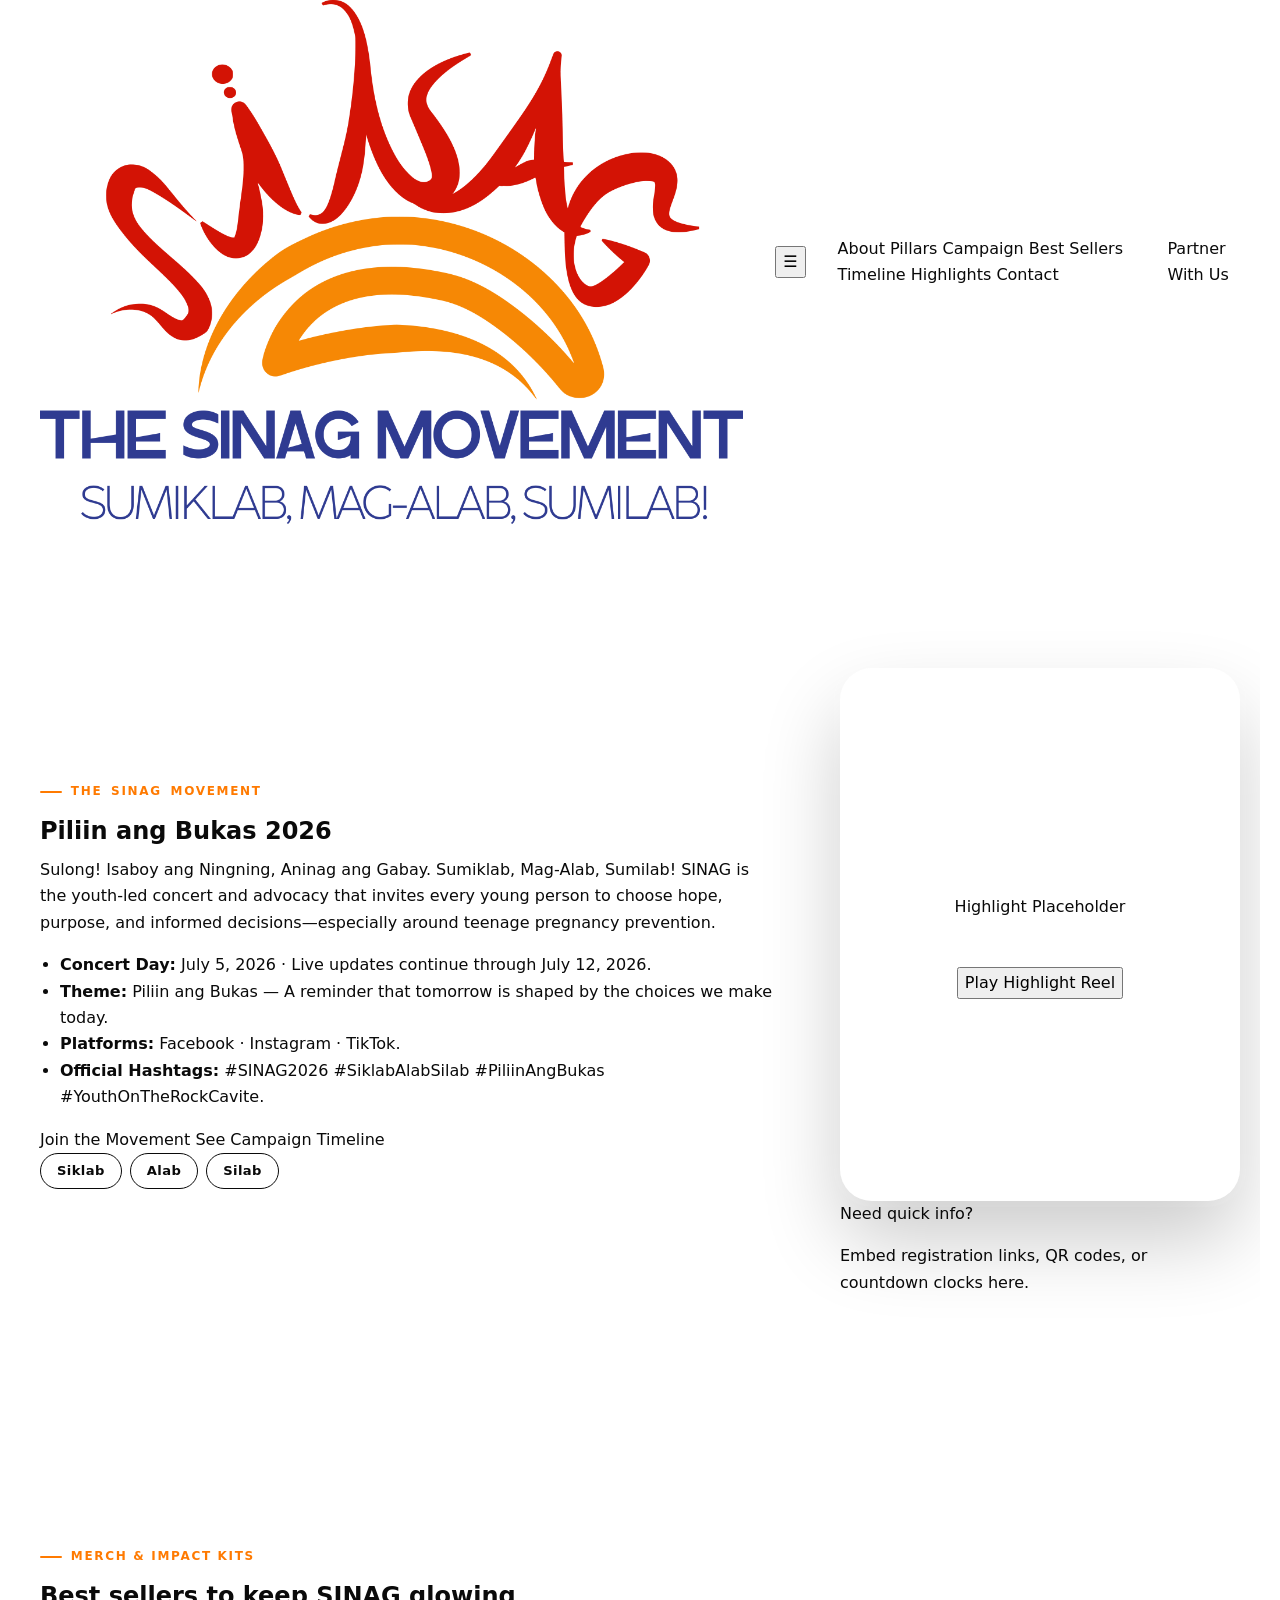
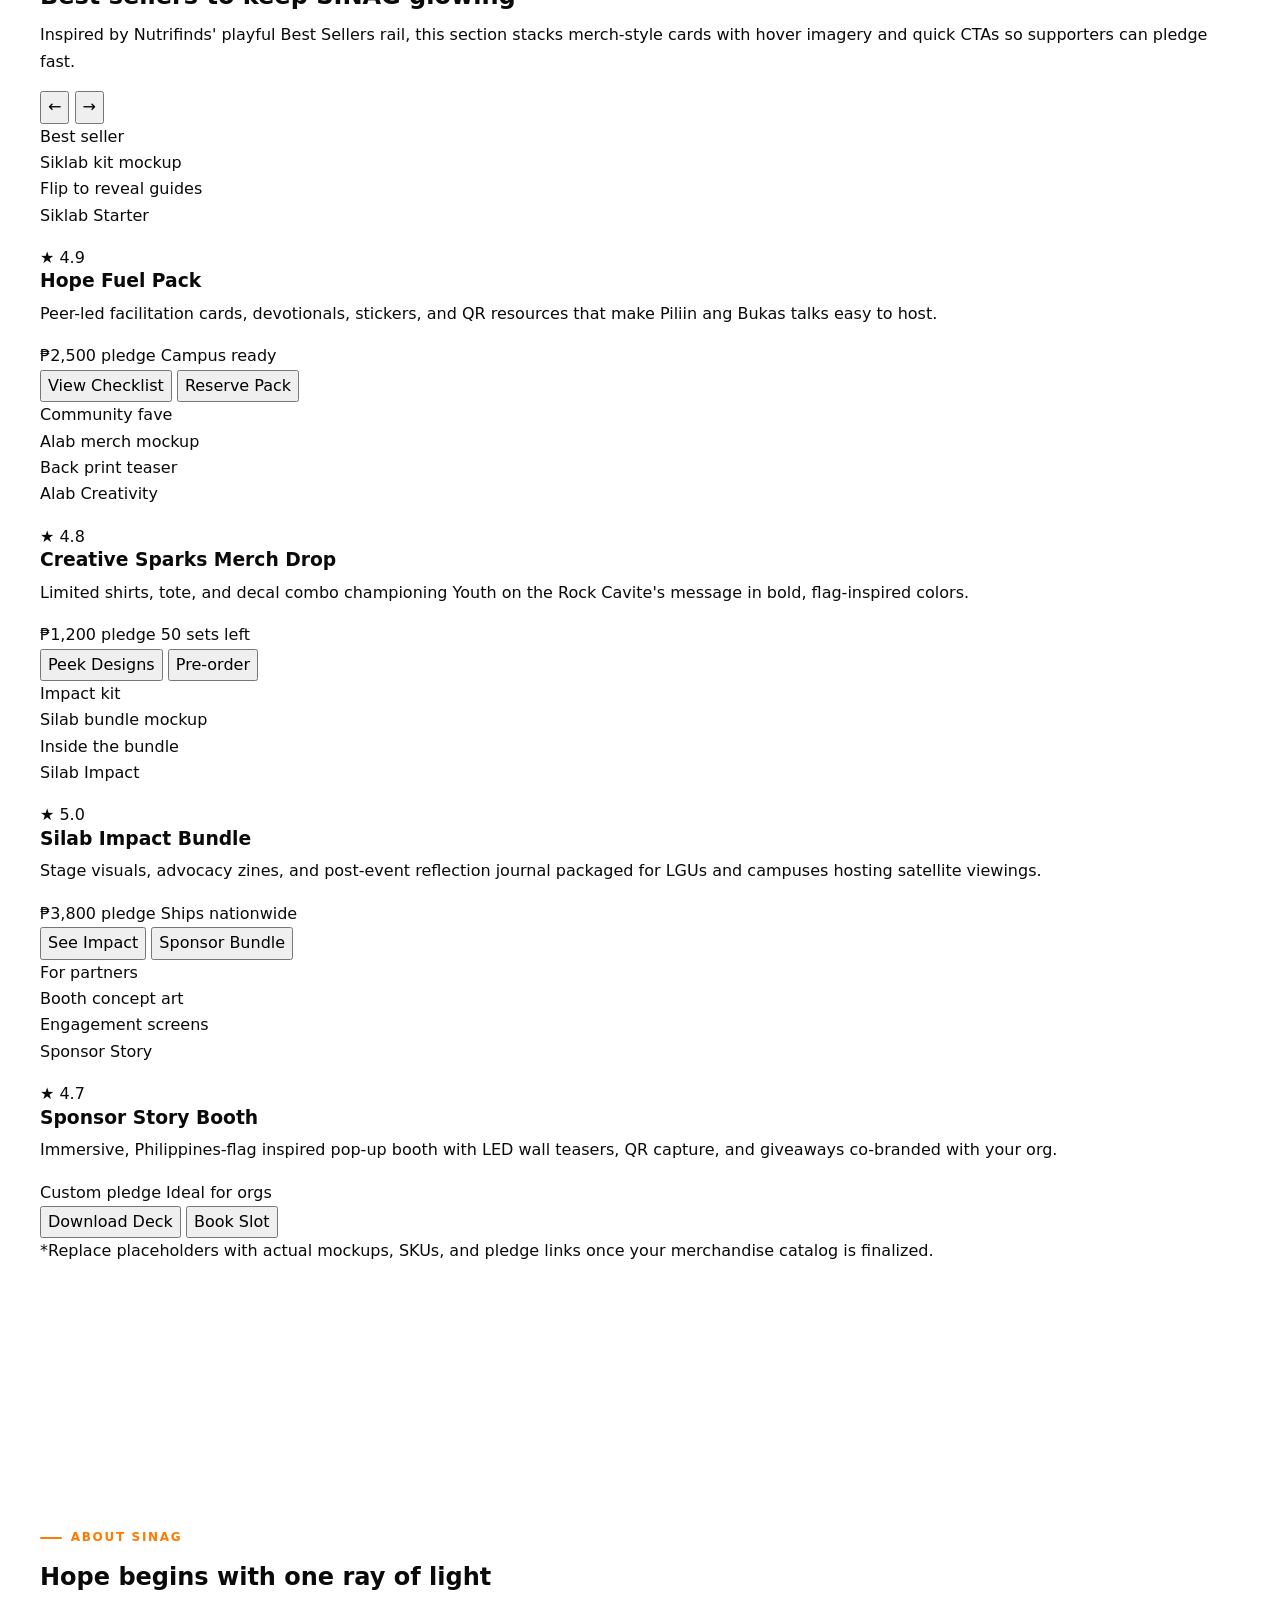
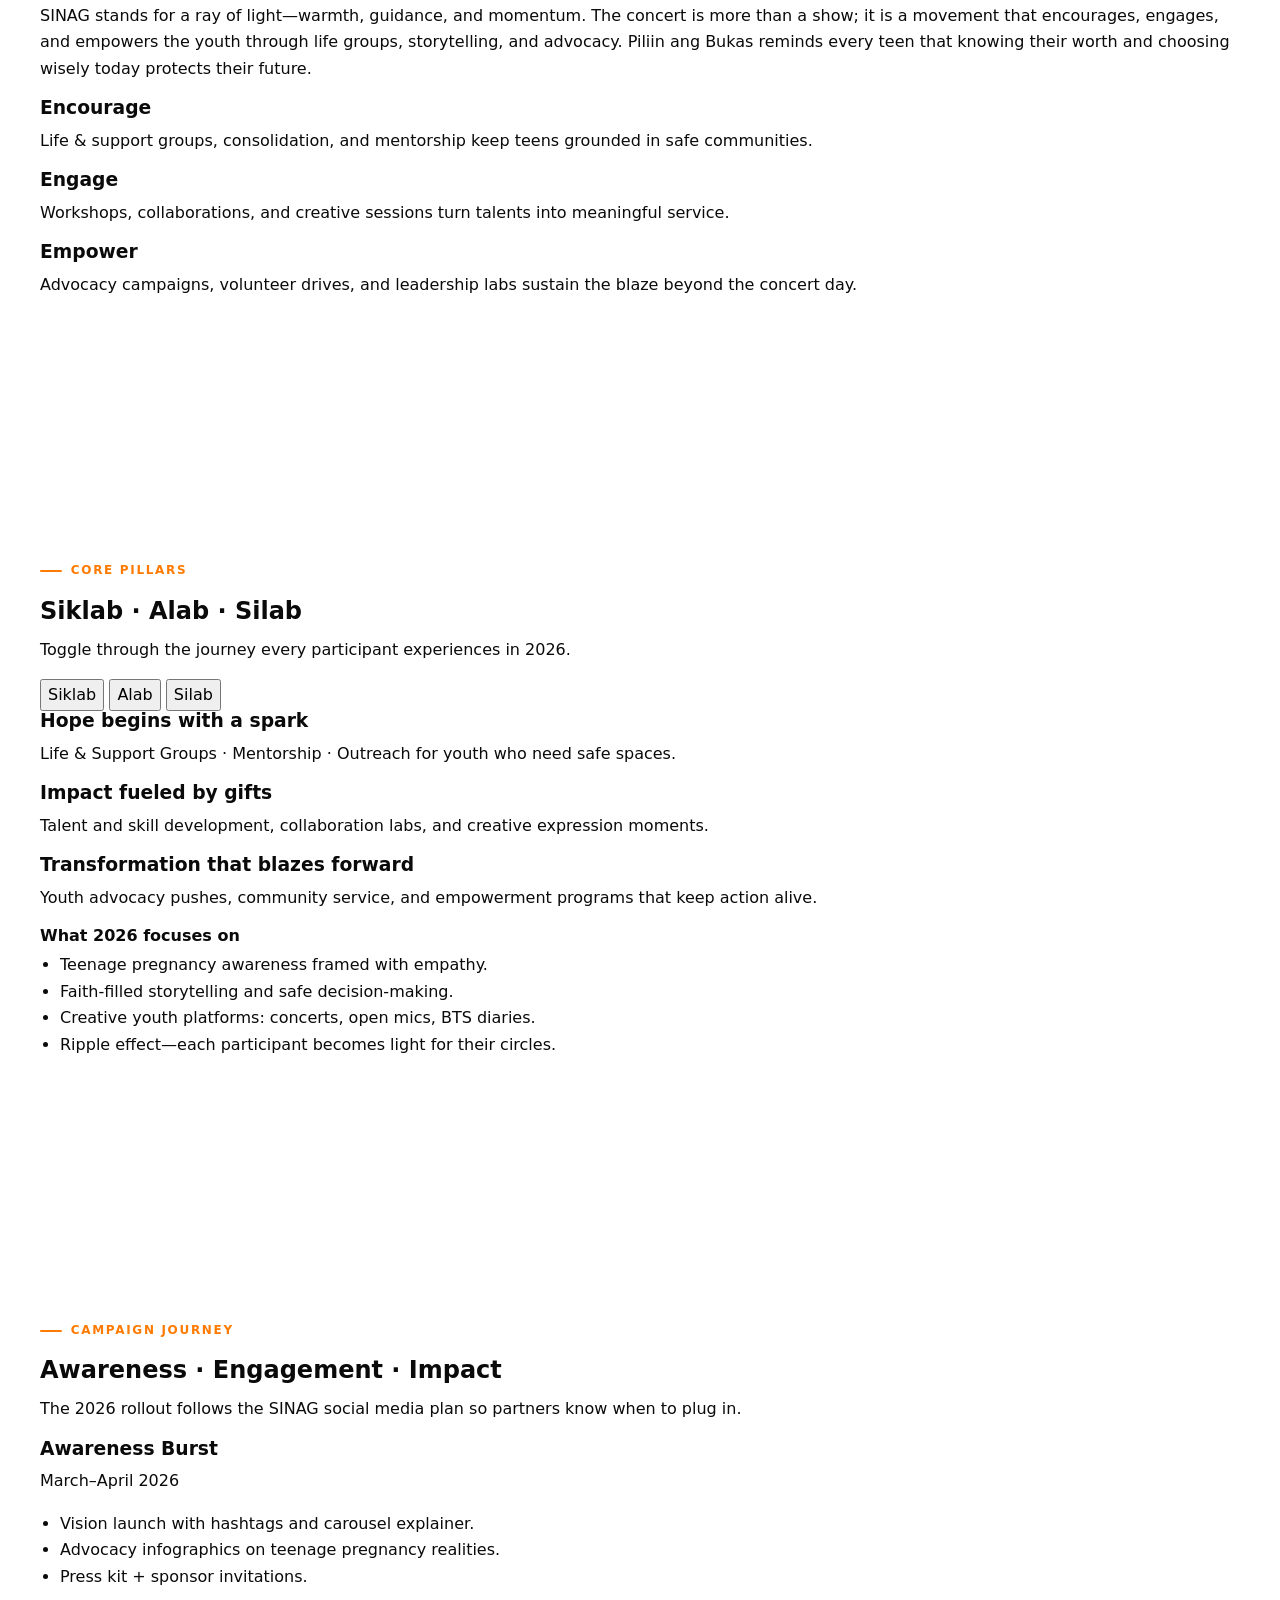
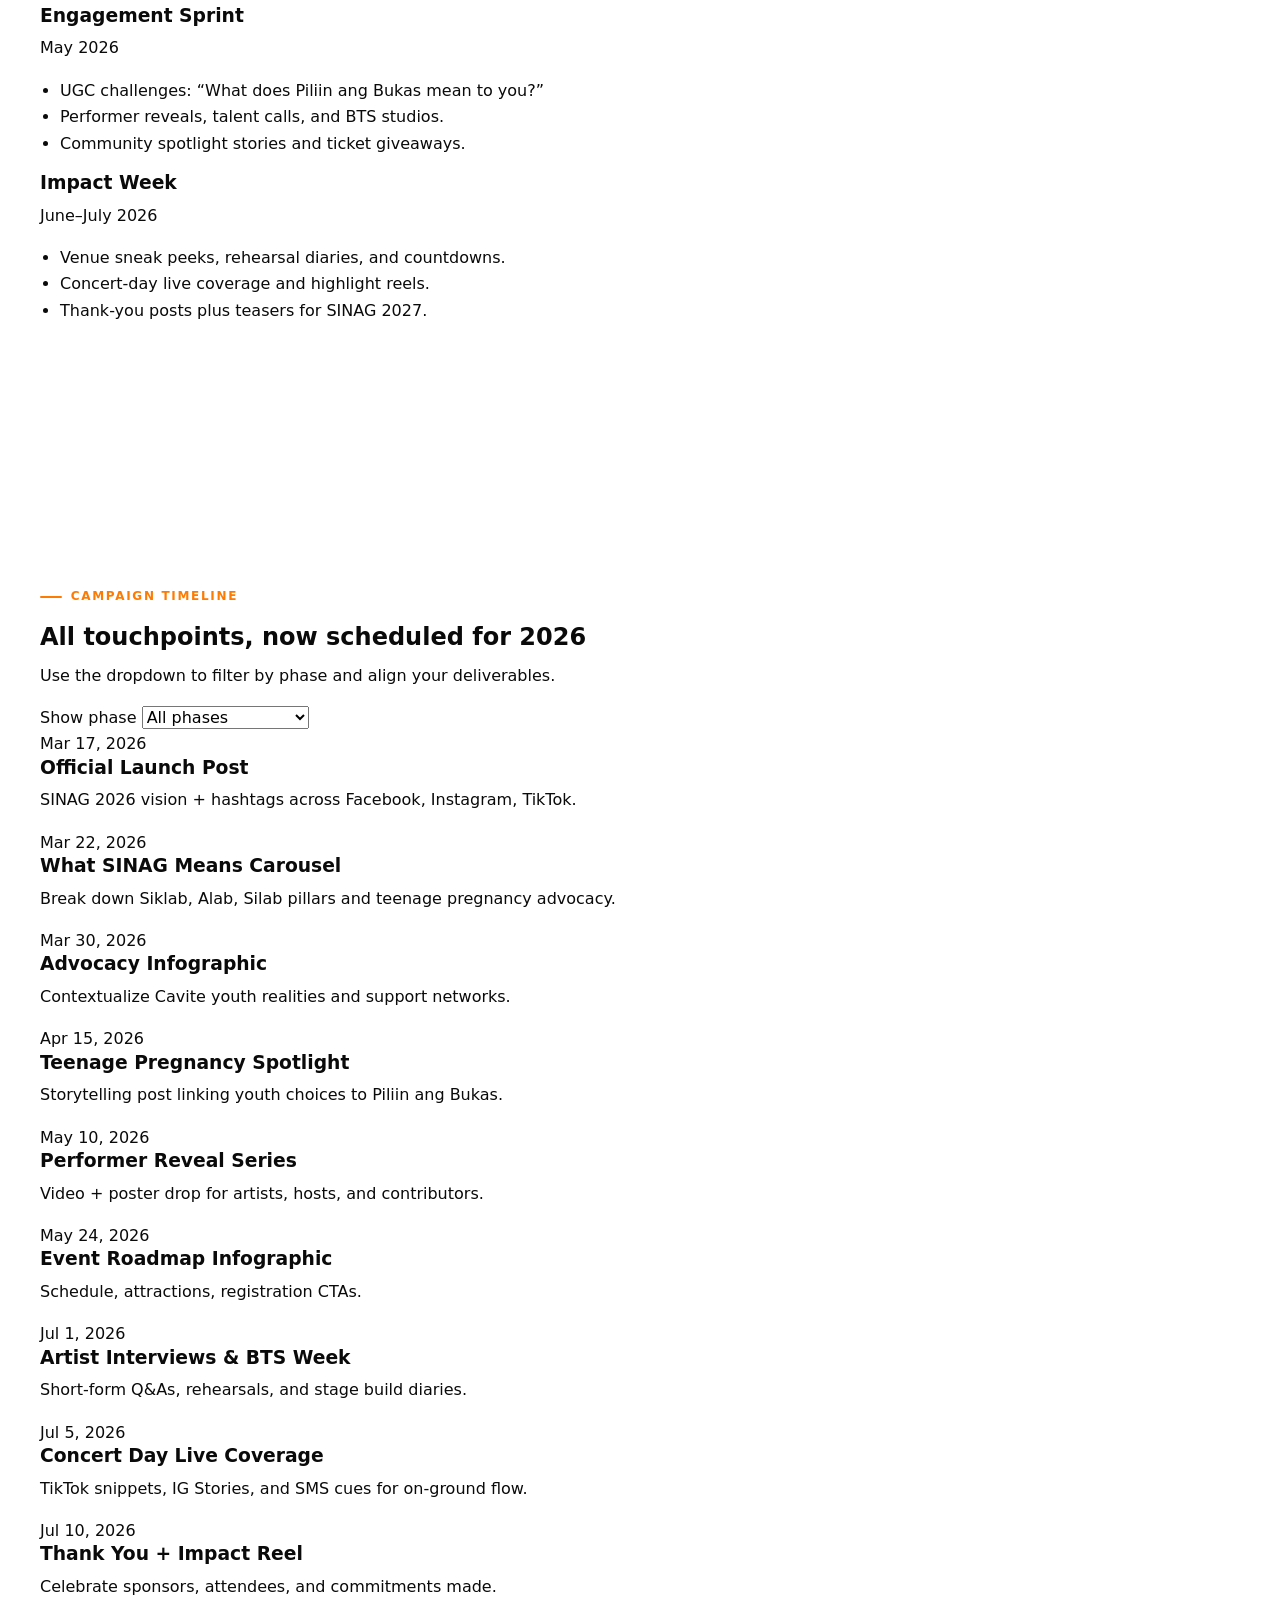
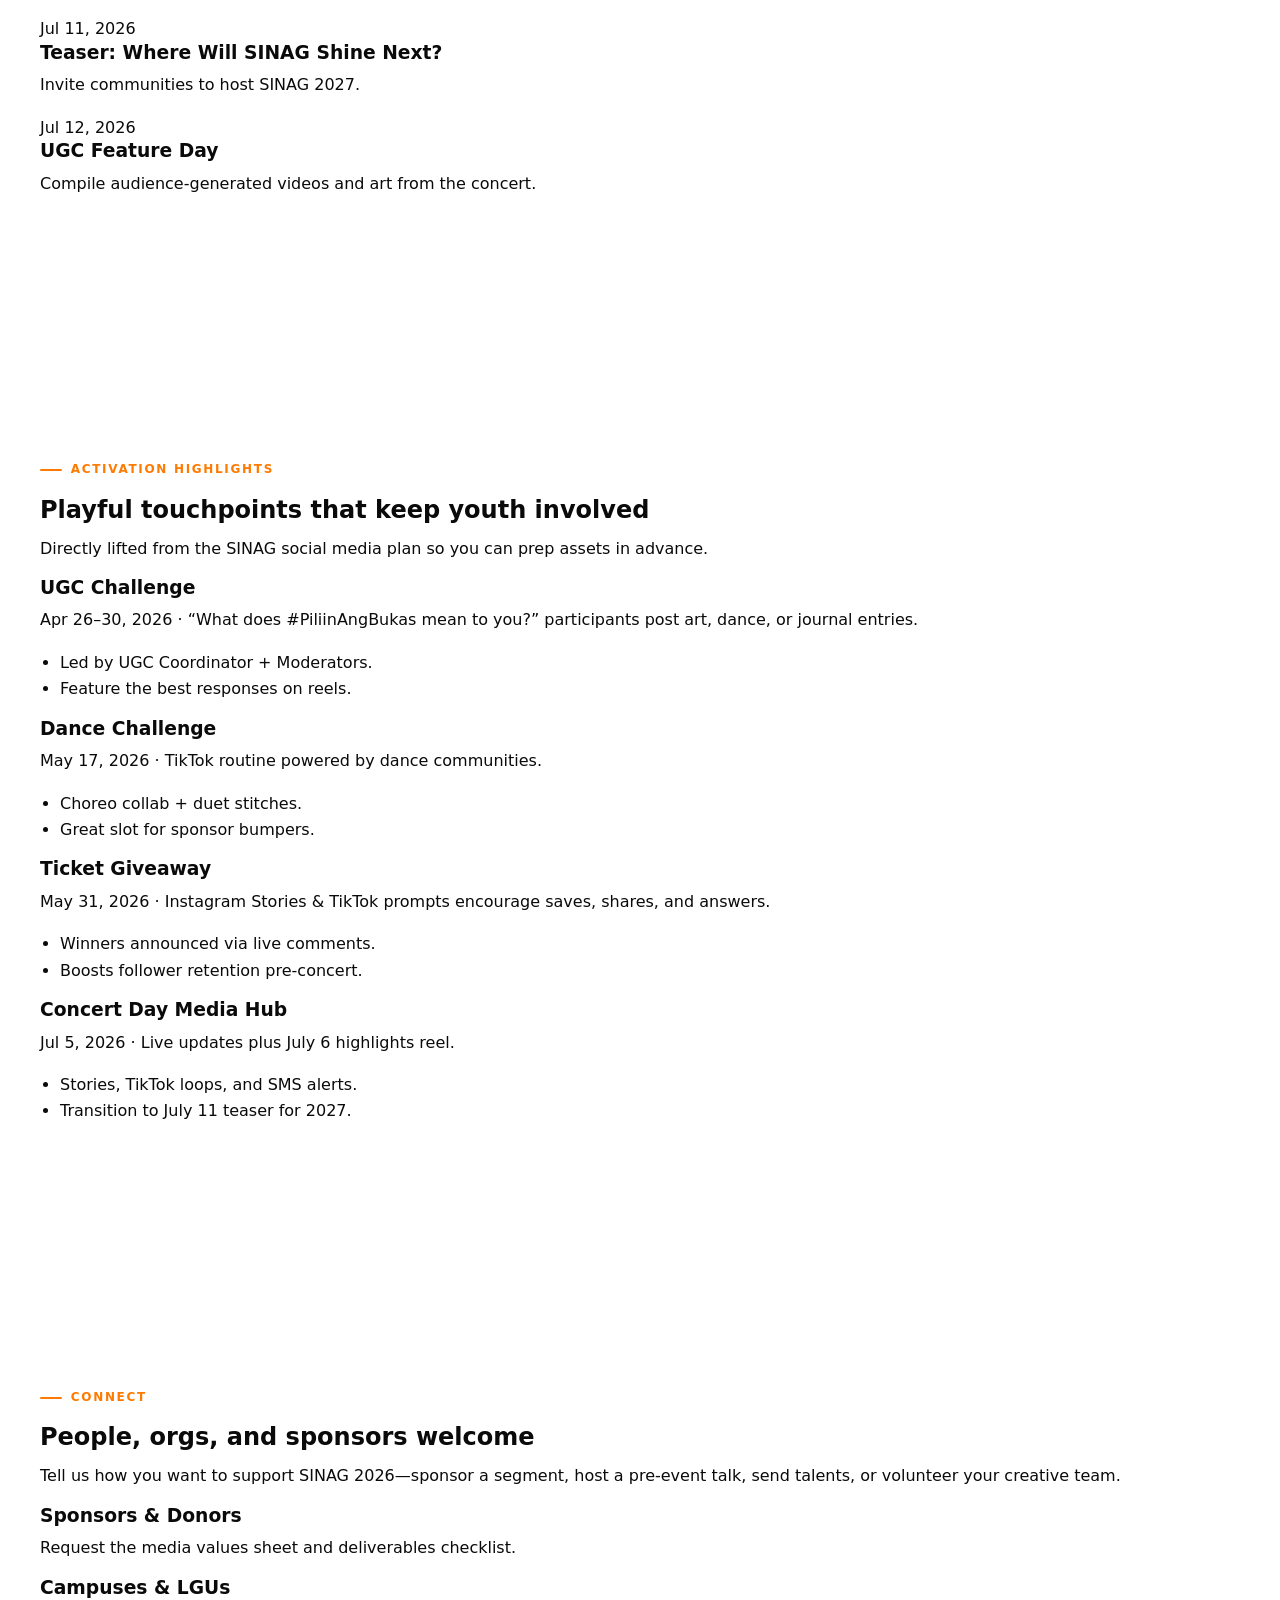
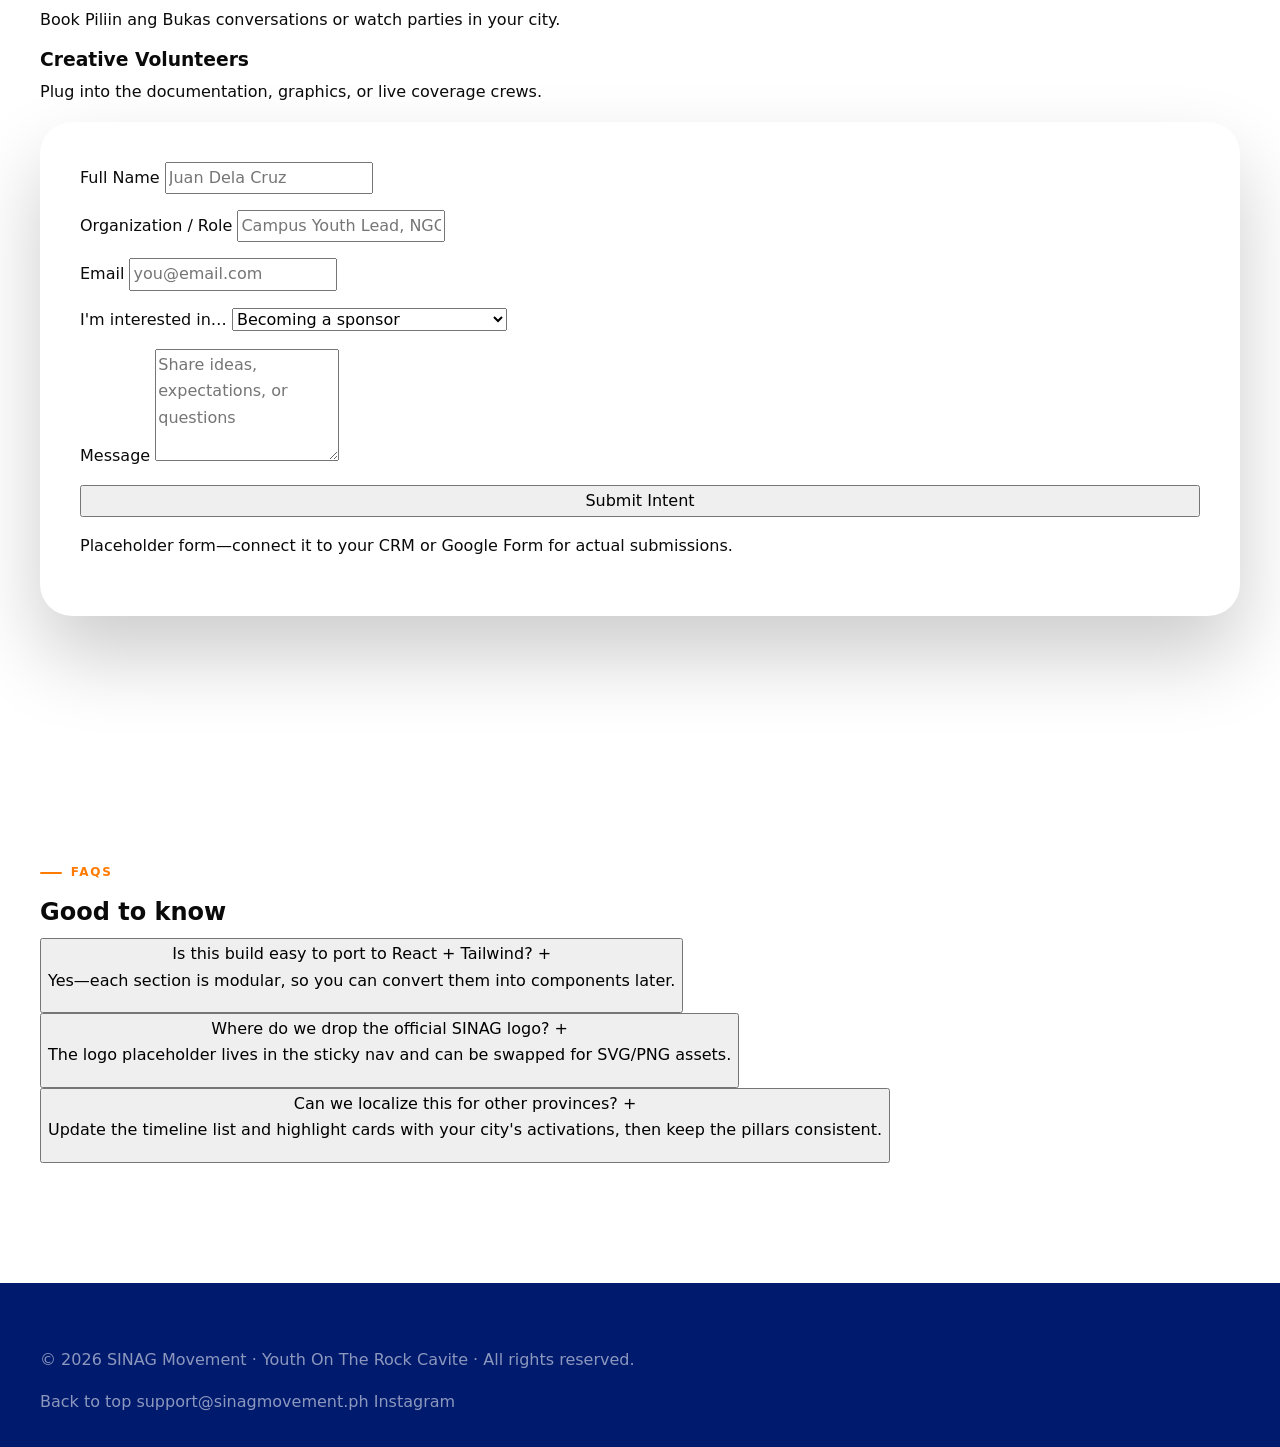
<file: index.html>
<!DOCTYPE html>
<html lang="en">
<head>
  <meta charset="UTF-8" />
  <meta name="viewport" content="width=device-width, initial-scale=1" />
  <title>SINAG 2026 · Piliin ang Bukas</title>
  <meta name="description" content="SINAG 2026 is a youth movement and concert focused on Siklab, Alab, and Silab pillars to promote hope, empowerment, and teenage pregnancy prevention." />
  <link rel="preconnect" href="https://fonts.googleapis.com" />
  <link rel="preconnect" href="https://fonts.gstatic.com" crossorigin />
  <link href="https://fonts.googleapis.com/css2?family=Baloo+2:wght@400;600;700&display=swap" rel="stylesheet" />
  <link rel="stylesheet" href="https://fonts.cdnfonts.com/css/groote" />
  <link rel="stylesheet" href="https://fonts.cdnfonts.com/css/cocosharp" />
  <link rel="stylesheet" href="https://fonts.cdnfonts.com/css/bastamon-bold" />
  <link rel="stylesheet" href="styles.css" />
</head>
<body>
  <header class="site-header">
    <div class="container">
      <nav class="nav">
        <a class="logo" href="#top">
          <img src="assets/logo-official.png" alt="SINAG Movement logo" />
        </a>
        <button class="nav__toggle" aria-expanded="false" aria-controls="navMenu">☰</button>
        <div class="nav__menu" id="navMenu">
          <a href="#about">About</a>
          <a href="#values">Pillars</a>
          <a href="#movement" data-default-nav="true">Campaign</a>
          <a href="#shop">Best Sellers</a>
          <a href="#timeline">Timeline</a>
          <a href="#highlights">Highlights</a>
          <a href="#contact">Contact</a>
          <span class="nav__indicator" aria-hidden="true"></span>
        </div>
        <a class="pill pill--ghost" href="#contact">Partner With Us</a>
      </nav>
    </div>
  </header>

  <main>
    <section class="hero" id="top">
      <div class="hero__blob hero__blob--blue hero__blob--top-left" aria-hidden="true"></div>
      <div class="hero__blob hero__blob--gold hero__blob--top-center" aria-hidden="true"></div>
      <div class="hero__blob hero__blob--red hero__blob--top-right" aria-hidden="true"></div>
      <div class="hero__blob hero__blob--blue hero__blob--bottom-left" aria-hidden="true"></div>
      <div class="hero__blob hero__blob--gold hero__blob--bottom-center" aria-hidden="true"></div>
      <div class="hero__blob hero__blob--red hero__blob--bottom-right" aria-hidden="true"></div>
      <div class="container hero__grid">
        <div class="hero__content">
          <div class="hero__kicker-wrap">
            <p class="eyebrow eyebrow--hero">The <span>SINAG</span> Movement</p>
            <span class="hero__sun" aria-hidden="true"></span>
          </div>
          <h1 class="hero__title">
            <span>Piliin ang Bukas</span>
            <span>2026</span>
          </h1>
          <div class="hero__scribble hero__scribble--underline" aria-hidden="true"></div>
          <div class="hero__spark hero__spark--left" aria-hidden="true"></div>
          <div class="hero__spark hero__spark--right" aria-hidden="true"></div>
          <p class="lead">Sulong! Isaboy ang Ningning, Aninag ang Gabay. Sumiklab, Mag-Alab, Sumilab! SINAG is the youth-led concert and advocacy that invites every young person to choose hope, purpose, and informed decisions—especially around teenage pregnancy prevention.</p>
          <ul class="hero__details">
            <li><strong>Concert Day:</strong> July 5, 2026 · Live updates continue through July 12, 2026.</li>
            <li><strong>Theme:</strong> Piliin ang Bukas — A reminder that tomorrow is shaped by the choices we make today.</li>
            <li><strong>Platforms:</strong> Facebook · Instagram · TikTok.</li>
            <li><strong>Official Hashtags:</strong> #SINAG2026 #SiklabAlabSilab #PiliinAngBukas #YouthOnTheRockCavite.</li>
          </ul>
          <div class="hero__actions">
            <a class="pill" href="#contact">Join the Movement</a>
            <a class="pill pill--outline" href="#timeline">See Campaign Timeline</a>
          </div>
          <div class="hero__chips" aria-label="Core tracks">
            <span class="chip chip--sun">Siklab</span>
            <span class="chip chip--royal">Alab</span>
            <span class="chip chip--crimson">Silab</span>
          </div>
        </div>
        <div class="hero__media">
          <div class="hero__screen-doodles" aria-hidden="true">
            <span class="hero__screen-star"></span>
            <span class="hero__screen-plus"></span>
            <span class="hero__screen-pen"></span>
          </div>
          <div class="hero__poster">
            <div class="hero__poster-antenna hero__poster-antenna--left" aria-hidden="true"></div>
            <div class="hero__poster-antenna hero__poster-antenna--right" aria-hidden="true"></div>
            <div class="hero__poster-shell">
              <div class="hero__poster-frame">
                <div class="hero__poster-tag">Highlight Placeholder</div>
                <p>Swap this card with your latest teaser, concert poster, or livestream embed.</p>
                <button class="pill pill--ghost" type="button">Play Highlight Reel</button>
              </div>
            </div>
          </div>
          <div class="hero__badge">
            <p>Need quick info?</p>
            <span>Embed registration links, QR codes, or countdown clocks here.</span>
          </div>
        </div>
      </div>
    </section>

    <section class="section best-sellers" id="shop">
      <div class="container">
        <div class="best-sellers__intro">
          <div class="section__header">
            <p class="eyebrow">Merch & Impact Kits</p>
            <h2>Best sellers to keep SINAG glowing</h2>
            <p>Inspired by Nutrifinds' playful Best Sellers rail, this section stacks merch-style cards with hover imagery and quick CTAs so supporters can pledge fast.</p>
          </div>
          <div class="best-sellers__controls" aria-label="Best seller navigation">
            <button class="best-sellers__nav" type="button" data-seller-nav="prev" aria-label="Scroll previous best seller">&larr;</button>
            <button class="best-sellers__nav" type="button" data-seller-nav="next" aria-label="Scroll next best seller">&rarr;</button>
          </div>
        </div>
        <div class="best-sellers__carousel" role="list">
          <article class="best-card best-card--siklab" role="listitem">
            <div class="best-card__media" aria-hidden="true">
              <span class="best-card__badge">Best seller</span>
              <div class="best-card__photo best-card__photo--primary">
                <span>Siklab kit mockup</span>
              </div>
              <div class="best-card__photo best-card__photo--alt">
                <span>Flip to reveal guides</span>
              </div>
            </div>
            <div class="best-card__body">
              <div class="best-card__meta">
                <p class="best-card__tag">Siklab Starter</p>
                <span class="best-card__rating" aria-label="4.9 out of 5">★ 4.9</span>
              </div>
              <h3>Hope Fuel Pack</h3>
              <p>Peer-led facilitation cards, devotionals, stickers, and QR resources that make Piliin ang Bukas talks easy to host.</p>
              <div class="best-card__price-row">
                <span class="best-card__price">₱2,500 pledge</span>
                <span class="best-card__pill">Campus ready</span>
              </div>
              <div class="best-card__actions">
                <button class="pill pill--ghost" type="button">View Checklist</button>
                <button class="pill" type="button">Reserve Pack</button>
              </div>
            </div>
          </article>
          <article class="best-card best-card--alab" role="listitem">
            <div class="best-card__media" aria-hidden="true">
              <span class="best-card__badge">Community fave</span>
              <div class="best-card__photo best-card__photo--primary">
                <span>Alab merch mockup</span>
              </div>
              <div class="best-card__photo best-card__photo--alt">
                <span>Back print teaser</span>
              </div>
            </div>
            <div class="best-card__body">
              <div class="best-card__meta">
                <p class="best-card__tag">Alab Creativity</p>
                <span class="best-card__rating" aria-label="4.8 out of 5">★ 4.8</span>
              </div>
              <h3>Creative Sparks Merch Drop</h3>
              <p>Limited shirts, tote, and decal combo championing Youth on the Rock Cavite's message in bold, flag-inspired colors.</p>
              <div class="best-card__price-row">
                <span class="best-card__price">₱1,200 pledge</span>
                <span class="best-card__pill">50 sets left</span>
              </div>
              <div class="best-card__actions">
                <button class="pill pill--ghost" type="button">Peek Designs</button>
                <button class="pill" type="button">Pre-order</button>
              </div>
            </div>
          </article>
          <article class="best-card best-card--silab" role="listitem">
            <div class="best-card__media" aria-hidden="true">
              <span class="best-card__badge">Impact kit</span>
              <div class="best-card__photo best-card__photo--primary">
                <span>Silab bundle mockup</span>
              </div>
              <div class="best-card__photo best-card__photo--alt">
                <span>Inside the bundle</span>
              </div>
            </div>
            <div class="best-card__body">
              <div class="best-card__meta">
                <p class="best-card__tag">Silab Impact</p>
                <span class="best-card__rating" aria-label="5 out of 5">★ 5.0</span>
              </div>
              <h3>Silab Impact Bundle</h3>
              <p>Stage visuals, advocacy zines, and post-event reflection journal packaged for LGUs and campuses hosting satellite viewings.</p>
              <div class="best-card__price-row">
                <span class="best-card__price">₱3,800 pledge</span>
                <span class="best-card__pill">Ships nationwide</span>
              </div>
              <div class="best-card__actions">
                <button class="pill pill--ghost" type="button">See Impact</button>
                <button class="pill" type="button">Sponsor Bundle</button>
              </div>
            </div>
          </article>
          <article class="best-card best-card--sponsor" role="listitem">
            <div class="best-card__media" aria-hidden="true">
              <span class="best-card__badge">For partners</span>
              <div class="best-card__photo best-card__photo--primary">
                <span>Booth concept art</span>
              </div>
              <div class="best-card__photo best-card__photo--alt">
                <span>Engagement screens</span>
              </div>
            </div>
            <div class="best-card__body">
              <div class="best-card__meta">
                <p class="best-card__tag">Sponsor Story</p>
                <span class="best-card__rating" aria-label="4.7 out of 5">★ 4.7</span>
              </div>
              <h3>Sponsor Story Booth</h3>
              <p>Immersive, Philippines-flag inspired pop-up booth with LED wall teasers, QR capture, and giveaways co-branded with your org.</p>
              <div class="best-card__price-row">
                <span class="best-card__price">Custom pledge</span>
                <span class="best-card__pill">Ideal for orgs</span>
              </div>
              <div class="best-card__actions">
                <button class="pill pill--ghost" type="button">Download Deck</button>
                <button class="pill" type="button">Book Slot</button>
              </div>
            </div>
          </article>
        </div>
        <p class="best-sellers__note">*Replace placeholders with actual mockups, SKUs, and pledge links once your merchandise catalog is finalized.</p>
      </div>
    </section>

    <section class="section" id="about">
      <div class="container">
        <div class="section__header">
          <p class="eyebrow">About SINAG</p>
          <h2>Hope begins with one ray of light</h2>
          <p>SINAG stands for a ray of light—warmth, guidance, and momentum. The concert is more than a show; it is a movement that encourages, engages, and empowers the youth through life groups, storytelling, and advocacy. Piliin ang Bukas reminds every teen that knowing their worth and choosing wisely today protects their future.</p>
        </div>
        <div class="feature-grid">
          <article>
            <h3>Encourage</h3>
            <p>Life & support groups, consolidation, and mentorship keep teens grounded in safe communities.</p>
          </article>
          <article>
            <h3>Engage</h3>
            <p>Workshops, collaborations, and creative sessions turn talents into meaningful service.</p>
          </article>
          <article>
            <h3>Empower</h3>
            <p>Advocacy campaigns, volunteer drives, and leadership labs sustain the blaze beyond the concert day.</p>
          </article>
        </div>
      </div>
    </section>

    <section class="section section--alt" id="values">
      <div class="container section__split">
        <div>
          <p class="eyebrow">Core pillars</p>
          <h2>Siklab · Alab · Silab</h2>
          <p>Toggle through the journey every participant experiences in 2026.</p>
          <div class="tab-controls" role="tablist">
            <button class="tab-button active" data-tab="siklab" role="tab" aria-selected="true">Siklab</button>
            <button class="tab-button" data-tab="alab" role="tab" aria-selected="false">Alab</button>
            <button class="tab-button" data-tab="silab" role="tab" aria-selected="false">Silab</button>
          </div>
          <div class="tab-panels">
            <article class="tab-panel active" id="siklab" role="tabpanel">
              <h3>Hope begins with a spark</h3>
              <p>Life & Support Groups · Mentorship · Outreach for youth who need safe spaces.</p>
            </article>
            <article class="tab-panel" id="alab" role="tabpanel">
              <h3>Impact fueled by gifts</h3>
              <p>Talent and skill development, collaboration labs, and creative expression moments.</p>
            </article>
            <article class="tab-panel" id="silab" role="tabpanel">
              <h3>Transformation that blazes forward</h3>
              <p>Youth advocacy pushes, community service, and empowerment programs that keep action alive.</p>
            </article>
          </div>
        </div>
        <div class="values__card">
          <h4>What 2026 focuses on</h4>
          <ul>
            <li>Teenage pregnancy awareness framed with empathy.</li>
            <li>Faith-filled storytelling and safe decision-making.</li>
            <li>Creative youth platforms: concerts, open mics, BTS diaries.</li>
            <li>Ripple effect—each participant becomes light for their circles.</li>
          </ul>
        </div>
      </div>
    </section>

    <section class="section" id="movement">
      <div class="container">
        <div class="section__header">
          <p class="eyebrow">Campaign journey</p>
          <h2>Awareness · Engagement · Impact</h2>
          <p>The 2026 rollout follows the SINAG social media plan so partners know when to plug in.</p>
        </div>
        <div class="timeline-cards">
          <article>
            <h3>Awareness Burst</h3>
            <p>March–April 2026</p>
            <ul>
              <li>Vision launch with hashtags and carousel explainer.</li>
              <li>Advocacy infographics on teenage pregnancy realities.</li>
              <li>Press kit + sponsor invitations.</li>
            </ul>
          </article>
          <article>
            <h3>Engagement Sprint</h3>
            <p>May 2026</p>
            <ul>
              <li>UGC challenges: “What does Piliin ang Bukas mean to you?”</li>
              <li>Performer reveals, talent calls, and BTS studios.</li>
              <li>Community spotlight stories and ticket giveaways.</li>
            </ul>
          </article>
          <article>
            <h3>Impact Week</h3>
            <p>June–July 2026</p>
            <ul>
              <li>Venue sneak peeks, rehearsal diaries, and countdowns.</li>
              <li>Concert-day live coverage and highlight reels.</li>
              <li>Thank-you posts plus teasers for SINAG 2027.</li>
            </ul>
          </article>
        </div>
      </div>
    </section>

    <section class="section section--alt" id="timeline">
      <div class="container">
        <div class="section__header">
          <p class="eyebrow">Campaign timeline</p>
          <h2>All touchpoints, now scheduled for 2026</h2>
          <p>Use the dropdown to filter by phase and align your deliverables.</p>
          <div class="filter">
            <label for="timelineFilter">Show phase</label>
            <select id="timelineFilter">
              <option value="all">All phases</option>
              <option value="launch">Launch</option>
              <option value="story">Story & Education</option>
              <option value="hype">Hype & Reveals</option>
              <option value="event">Event Week</option>
              <option value="legacy">Legacy & Next</option>
            </select>
          </div>
        </div>
        <div class="timeline-list">
          <article class="timeline-item" data-phase="launch">
            <time datetime="2026-03-17">Mar 17, 2026</time>
            <h3>Official Launch Post</h3>
            <p>SINAG 2026 vision + hashtags across Facebook, Instagram, TikTok.</p>
          </article>
          <article class="timeline-item" data-phase="launch">
            <time datetime="2026-03-22">Mar 22, 2026</time>
            <h3>What SINAG Means Carousel</h3>
            <p>Break down Siklab, Alab, Silab pillars and teenage pregnancy advocacy.</p>
          </article>
          <article class="timeline-item" data-phase="story">
            <time datetime="2026-03-30">Mar 30, 2026</time>
            <h3>Advocacy Infographic</h3>
            <p>Contextualize Cavite youth realities and support networks.</p>
          </article>
          <article class="timeline-item" data-phase="story">
            <time datetime="2026-04-15">Apr 15, 2026</time>
            <h3>Teenage Pregnancy Spotlight</h3>
            <p>Storytelling post linking youth choices to Piliin ang Bukas.</p>
          </article>
          <article class="timeline-item" data-phase="hype">
            <time datetime="2026-05-10">May 10, 2026</time>
            <h3>Performer Reveal Series</h3>
            <p>Video + poster drop for artists, hosts, and contributors.</p>
          </article>
          <article class="timeline-item" data-phase="hype">
            <time datetime="2026-05-24">May 24, 2026</time>
            <h3>Event Roadmap Infographic</h3>
            <p>Schedule, attractions, registration CTAs.</p>
          </article>
          <article class="timeline-item" data-phase="event">
            <time datetime="2026-07-01">Jul 1, 2026</time>
            <h3>Artist Interviews & BTS Week</h3>
            <p>Short-form Q&As, rehearsals, and stage build diaries.</p>
          </article>
          <article class="timeline-item" data-phase="event">
            <time datetime="2026-07-05">Jul 5, 2026</time>
            <h3>Concert Day Live Coverage</h3>
            <p>TikTok snippets, IG Stories, and SMS cues for on-ground flow.</p>
          </article>
          <article class="timeline-item" data-phase="legacy">
            <time datetime="2026-07-10">Jul 10, 2026</time>
            <h3>Thank You + Impact Reel</h3>
            <p>Celebrate sponsors, attendees, and commitments made.</p>
          </article>
          <article class="timeline-item" data-phase="legacy">
            <time datetime="2026-07-11">Jul 11, 2026</time>
            <h3>Teaser: Where Will SINAG Shine Next?</h3>
            <p>Invite communities to host SINAG 2027.</p>
          </article>
          <article class="timeline-item" data-phase="legacy">
            <time datetime="2026-07-12">Jul 12, 2026</time>
            <h3>UGC Feature Day</h3>
            <p>Compile audience-generated videos and art from the concert.</p>
          </article>
        </div>
      </div>
    </section>

    <section class="section" id="highlights">
      <div class="container">
        <div class="section__header">
          <p class="eyebrow">Activation highlights</p>
          <h2>Playful touchpoints that keep youth involved</h2>
          <p>Directly lifted from the SINAG social media plan so you can prep assets in advance.</p>
        </div>
        <div class="team-grid">
          <article class="team-card">
            <h3>UGC Challenge</h3>
            <p>Apr 26–30, 2026 · “What does #PiliinAngBukas mean to you?” participants post art, dance, or journal entries.</p>
            <ul>
              <li>Led by UGC Coordinator + Moderators.</li>
              <li>Feature the best responses on reels.</li>
            </ul>
          </article>
          <article class="team-card">
            <h3>Dance Challenge</h3>
            <p>May 17, 2026 · TikTok routine powered by dance communities.</p>
            <ul>
              <li>Choreo collab + duet stitches.</li>
              <li>Great slot for sponsor bumpers.</li>
            </ul>
          </article>
          <article class="team-card">
            <h3>Ticket Giveaway</h3>
            <p>May 31, 2026 · Instagram Stories & TikTok prompts encourage saves, shares, and answers.</p>
            <ul>
              <li>Winners announced via live comments.</li>
              <li>Boosts follower retention pre-concert.</li>
            </ul>
          </article>
          <article class="team-card">
            <h3>Concert Day Media Hub</h3>
            <p>Jul 5, 2026 · Live updates plus July 6 highlights reel.</p>
            <ul>
              <li>Stories, TikTok loops, and SMS alerts.</li>
              <li>Transition to July 11 teaser for 2027.</li>
            </ul>
          </article>
        </div>
      </div>
    </section>

    <section class="section section--alt" id="contact">
      <div class="container section__split">
        <div>
          <p class="eyebrow">Connect</p>
          <h2>People, orgs, and sponsors welcome</h2>
          <p>Tell us how you want to support SINAG 2026—sponsor a segment, host a pre-event talk, send talents, or volunteer your creative team.</p>
          <div class="contact-options">
            <article>
              <h3>Sponsors & Donors</h3>
              <p>Request the media values sheet and deliverables checklist.</p>
            </article>
            <article>
              <h3>Campuses & LGUs</h3>
              <p>Book Piliin ang Bukas conversations or watch parties in your city.</p>
            </article>
            <article>
              <h3>Creative Volunteers</h3>
              <p>Plug into the documentation, graphics, or live coverage crews.</p>
            </article>
          </div>
        </div>
        <form class="contact-form">
          <label>
            <span>Full Name</span>
            <input type="text" placeholder="Juan Dela Cruz" />
          </label>
          <label>
            <span>Organization / Role</span>
            <input type="text" placeholder="Campus Youth Lead, NGO, Sponsor" />
          </label>
          <label>
            <span>Email</span>
            <input type="email" placeholder="you@email.com" />
          </label>
          <label>
            <span>I'm interested in…</span>
            <select>
              <option>Becoming a sponsor</option>
              <option>Hosting a campus conversation</option>
              <option>Volunteering</option>
              <option>Booking SINAG for my city</option>
            </select>
          </label>
          <label>
            <span>Message</span>
            <textarea rows="4" placeholder="Share ideas, expectations, or questions"></textarea>
          </label>
          <button class="pill" type="submit">Submit Intent</button>
          <p class="form-footnote">Placeholder form—connect it to your CRM or Google Form for actual submissions.</p>
        </form>
      </div>
    </section>

    <section class="section faq" id="faq">
      <div class="container">
        <div class="section__header">
          <p class="eyebrow">FAQs</p>
          <h2>Good to know</h2>
        </div>
        <div class="accordion">
          <button class="accordion__item" aria-expanded="false">
            <span>Is this build easy to port to React + Tailwind?</span>
            <span class="icon">+</span>
            <p>Yes—each section is modular, so you can convert them into components later.</p>
          </button>
          <button class="accordion__item" aria-expanded="false">
            <span>Where do we drop the official SINAG logo?</span>
            <span class="icon">+</span>
            <p>The logo placeholder lives in the sticky nav and can be swapped for SVG/PNG assets.</p>
          </button>
          <button class="accordion__item" aria-expanded="false">
            <span>Can we localize this for other provinces?</span>
            <span class="icon">+</span>
            <p>Update the timeline list and highlight cards with your city's activations, then keep the pillars consistent.</p>
          </button>
        </div>
      </div>
    </section>
  </main>

  <footer class="footer">
    <div class="container footer__inner">
      <p>© 2026 SINAG Movement · Youth On The Rock Cavite · All rights reserved.</p>
      <div class="footer__links">
        <a href="#top">Back to top</a>
        <a href="mailto:support@sinagmovement.ph">support@sinagmovement.ph</a>
        <a href="https://www.instagram.com" target="_blank" rel="noreferrer">Instagram</a>
      </div>
    </div>
  </footer>

  <script src="script.js"></script>
</body>
</html>
</file>
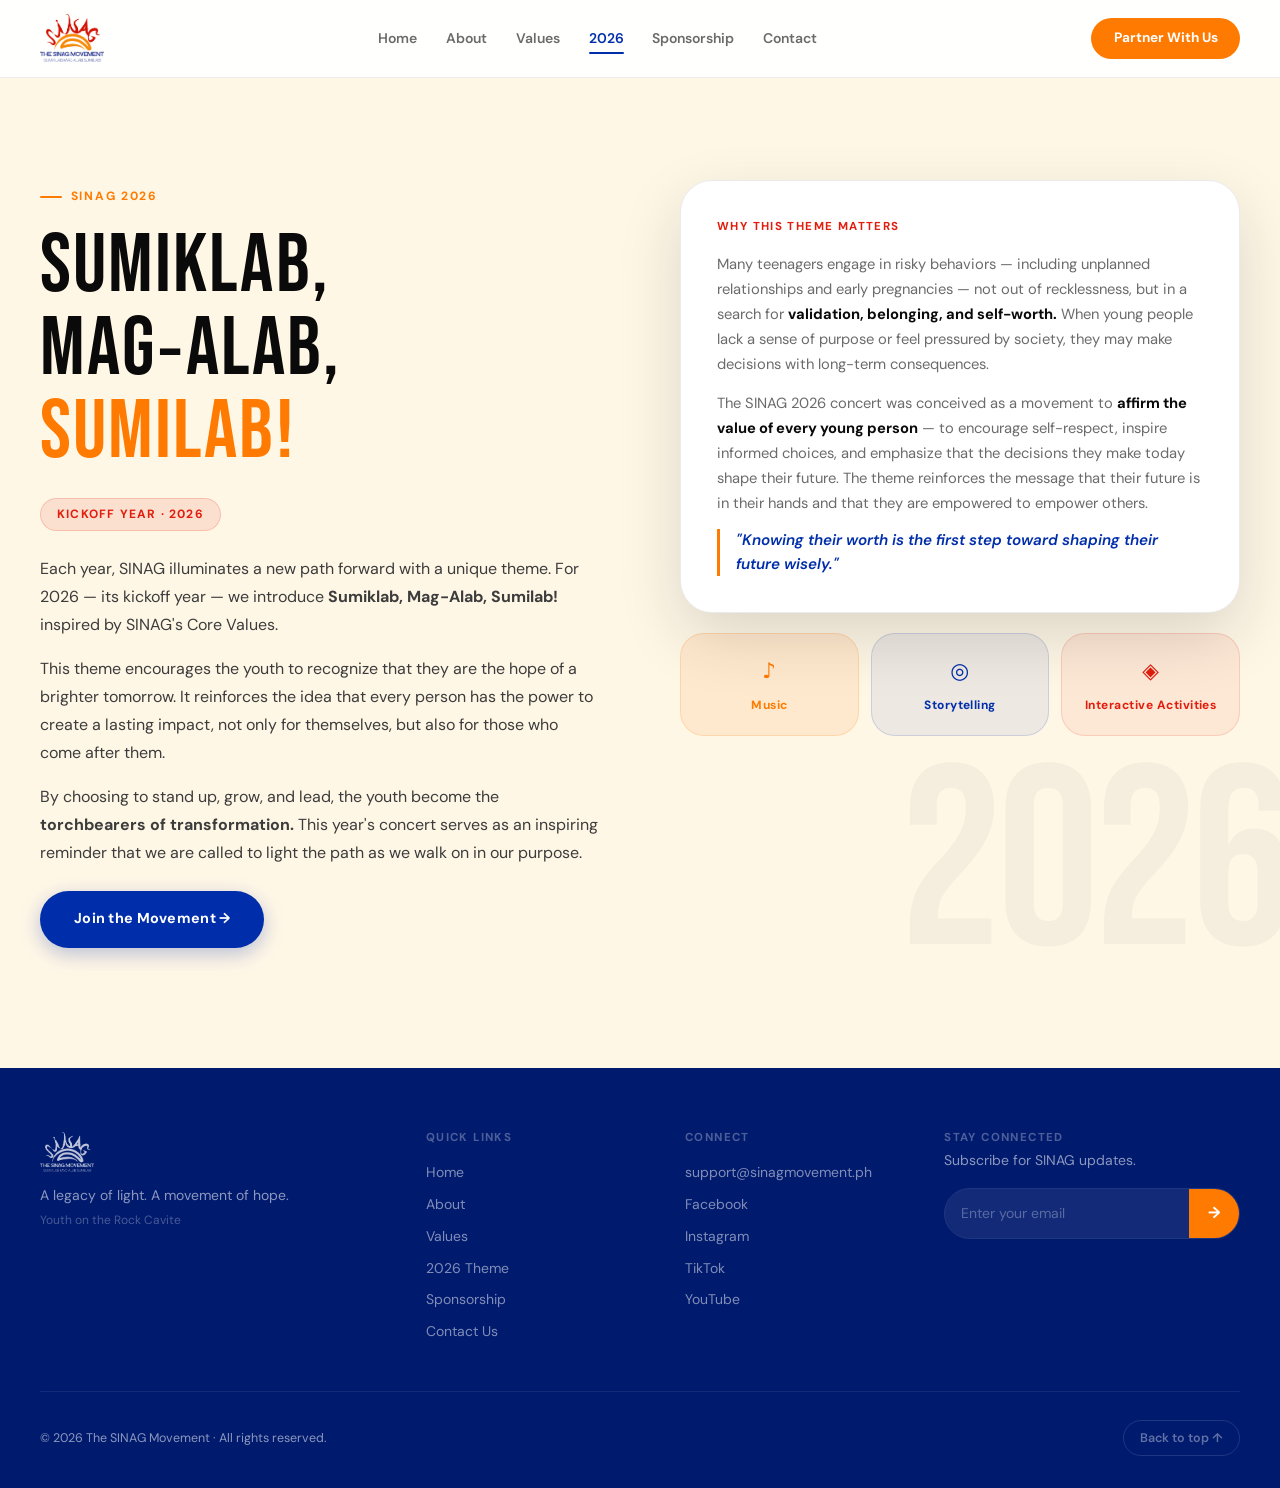
<file: 2026.html>
<!DOCTYPE html>
<html lang="en">
<head>
  <meta charset="UTF-8" />
  <meta name="viewport" content="width=device-width, initial-scale=1" />
  <title>SINAG 2026 — Sumiklab, Mag-Alab, Sumilab!</title>
  <meta name="description" content="SINAG 2026 theme: Sumiklab, Mag-Alab, Sumilab! — empowering youth to ignite hope, burn with impact, and blaze the path of transformation." />
  <link rel="preconnect" href="https://fonts.googleapis.com" />
  <link rel="preconnect" href="https://fonts.gstatic.com" crossorigin />
  <link href="https://fonts.googleapis.com/css2?family=Bebas+Neue&family=DM+Sans:ital,opsz,wght@0,9..40,300;0,9..40,400;0,9..40,500;0,9..40,600;0,9..40,700;1,9..40,400&display=swap" rel="stylesheet" />
  <link rel="stylesheet" href="styles.css" />
</head>
<body>

  <!-- NAV -->
  <header class="nav-bar" id="top">
    <div class="container">
      <nav class="nav">
        <a class="nav__logo" href="index.html" aria-label="SINAG Movement home">
          <img src="assets/logo-official.png" alt="The SINAG Movement" />
        </a>
        <button class="nav__hamburger" aria-expanded="false" aria-controls="navMenu" aria-label="Toggle menu">
          <span></span><span></span><span></span>
        </button>
        <div class="nav__links" id="navMenu">
          <a href="index.html">Home</a>
          <a href="about.html">About</a>
          <a href="values.html">Values</a>
          <a href="2026.html">2026</a>
          <a href="sponsorship.html">Sponsorship</a>
          <a href="contact.html">Contact</a>
        </div>
        <a class="nav__cta" href="contact.html">Partner With Us</a>
      </nav>
    </div>
  </header>

  <main>

    <!-- 2026 THEME -->
    <section class="section section--cream page-top" id="theme2026" style="overflow:hidden;">
      <div class="container theme-container">

        <div class="theme-left">
          <div class="eyebrow">SINAG 2026</div>
          <h2 class="section-title theme-title">Sumiklab,<br>Mag&#8209;Alab,<br><em>Sumilab!</em></h2>
          <div class="theme-badge">Kickoff Year · 2026</div>
          <p>Each year, SINAG illuminates a new path forward with a unique theme. For 2026 — its kickoff year — we introduce <strong>Sumiklab, Mag-Alab, Sumilab!</strong> inspired by SINAG's Core Values.</p>
          <p>This theme encourages the youth to recognize that they are the hope of a brighter tomorrow. It reinforces the idea that every person has the power to create a lasting impact, not only for themselves, but also for those who come after them.</p>
          <p>By choosing to stand up, grow, and lead, the youth become the <strong>torchbearers of transformation.</strong> This year's concert serves as an inspiring reminder that we are called to light the path as we walk on in our purpose.</p>
          <a class="btn btn--blue" href="contact.html">Join the Movement →</a>
        </div>

        <div class="theme-right">
          <div class="theme-context-card reveal">
            <div class="theme-context-card__label">Why This Theme Matters</div>
            <p>Many teenagers engage in risky behaviors — including unplanned relationships and early pregnancies — not out of recklessness, but in a search for <strong>validation, belonging, and self-worth.</strong> When young people lack a sense of purpose or feel pressured by society, they may make decisions with long-term consequences.</p>
            <p>The SINAG 2026 concert was conceived as a movement to <strong>affirm the value of every young person</strong> — to encourage self-respect, inspire informed choices, and emphasize that the decisions they make today shape their future. The theme reinforces the message that their future is in their hands and that they are empowered to empower others.</p>
            <blockquote class="theme-quote">"Knowing their worth is the first step toward shaping their future wisely."</blockquote>
          </div>

          <div class="theme-methods">
            <div class="theme-method theme-method--orange">
              <span class="theme-method__icon">♪</span>
              <span>Music</span>
            </div>
            <div class="theme-method theme-method--blue">
              <span class="theme-method__icon">◎</span>
              <span>Storytelling</span>
            </div>
            <div class="theme-method theme-method--red">
              <span class="theme-method__icon">◈</span>
              <span>Interactive Activities</span>
            </div>
          </div>
        </div>

        <div class="year-bg" aria-hidden="true">2026</div>
      </div>
    </section>

  </main>

  <!-- FOOTER -->
  <footer class="footer">
    <div class="container">
      <div class="footer-grid">
        <div class="footer-brand">
          <img src="assets/logo-official.png" alt="The SINAG Movement" class="footer-logo" loading="lazy" />
          <p>A legacy of light. A movement of hope.</p>
          <p class="footer-copy">Youth on the Rock Cavite</p>
        </div>
        <div class="footer-links">
          <h4>Quick Links</h4>
          <a href="index.html">Home</a>
          <a href="about.html">About</a>
          <a href="values.html">Values</a>
          <a href="2026.html">2026 Theme</a>
          <a href="sponsorship.html">Sponsorship</a>
          <a href="contact.html">Contact Us</a>
        </div>
        <div class="footer-links">
          <h4>Connect</h4>
          <a href="mailto:support@sinagmovement.ph">support@sinagmovement.ph</a>
          <a href="https://www.facebook.com" target="_blank" rel="noreferrer">Facebook</a>
          <a href="https://www.instagram.com" target="_blank" rel="noreferrer">Instagram</a>
          <a href="https://www.tiktok.com" target="_blank" rel="noreferrer">TikTok</a>
          <a href="https://www.youtube.com" target="_blank" rel="noreferrer">YouTube</a>
        </div>
        <div class="footer-newsletter">
          <h4>Stay Connected</h4>
          <p>Subscribe for SINAG updates.</p>
          <form class="newsletter-form" novalidate>
            <input type="email" placeholder="Enter your email" autocomplete="email" />
            <button type="submit" aria-label="Subscribe">→</button>
          </form>
        </div>
      </div>
      <div class="footer-bottom">
        <span>© 2026 The SINAG Movement · All rights reserved.</span>
        <a href="#top" class="footer-back">Back to top ↑</a>
      </div>
    </div>
  </footer>

  <script src="script.js"></script>
</body>
</html>
</file>
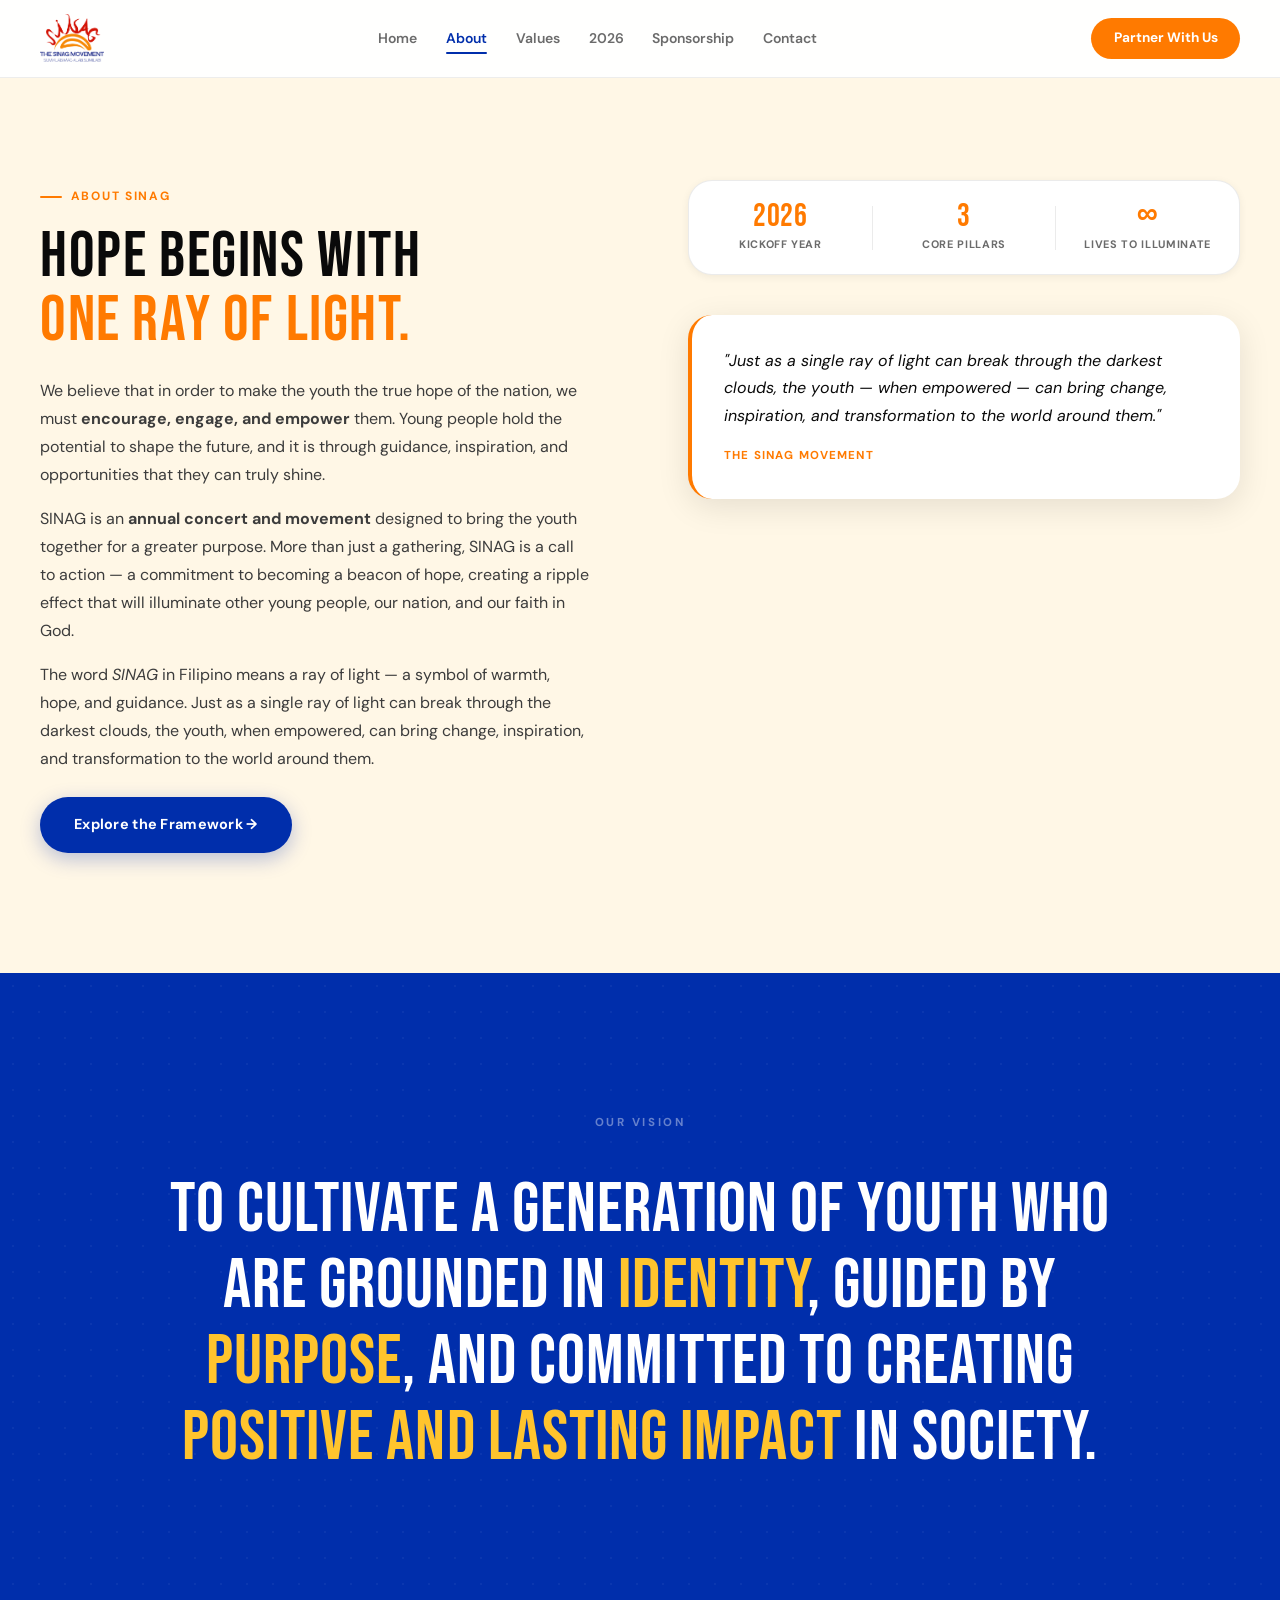
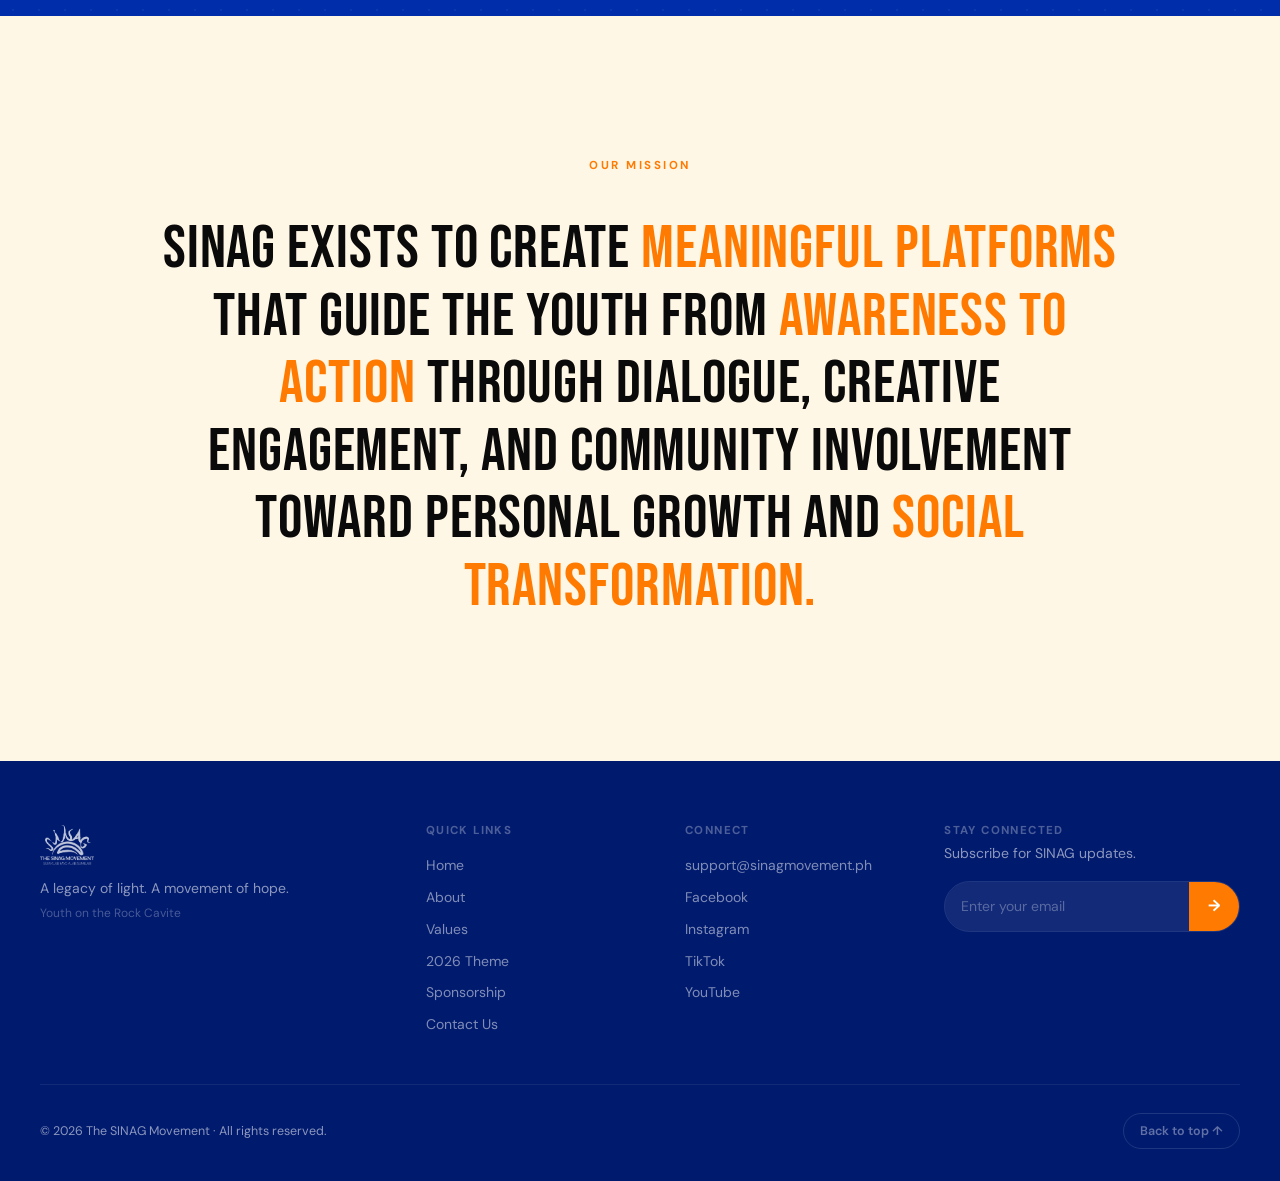
<file: about.html>
<!DOCTYPE html>
<html lang="en">
<head>
  <meta charset="UTF-8" />
  <meta name="viewport" content="width=device-width, initial-scale=1" />
  <title>About SINAG — Youth on the Rock Cavite</title>
  <meta name="description" content="SINAG — a Filipino word for a ray of light. Learn about the movement's story, vision, and mission to encourage, engage, and empower the youth." />
  <link rel="preconnect" href="https://fonts.googleapis.com" />
  <link rel="preconnect" href="https://fonts.gstatic.com" crossorigin />
  <link href="https://fonts.googleapis.com/css2?family=Bebas+Neue&family=DM+Sans:ital,opsz,wght@0,9..40,300;0,9..40,400;0,9..40,500;0,9..40,600;0,9..40,700;1,9..40,400&display=swap" rel="stylesheet" />
  <link rel="stylesheet" href="styles.css" />
</head>
<body>

  <!-- NAV -->
  <header class="nav-bar" id="top">
    <div class="container">
      <nav class="nav">
        <a class="nav__logo" href="index.html" aria-label="SINAG Movement home">
          <img src="assets/logo-official.png" alt="The SINAG Movement" />
        </a>
        <button class="nav__hamburger" aria-expanded="false" aria-controls="navMenu" aria-label="Toggle menu">
          <span></span><span></span><span></span>
        </button>
        <div class="nav__links" id="navMenu">
          <a href="index.html">Home</a>
          <a href="about.html">About</a>
          <a href="values.html">Values</a>
          <a href="2026.html">2026</a>
          <a href="sponsorship.html">Sponsorship</a>
          <a href="contact.html">Contact</a>
        </div>
        <a class="nav__cta" href="contact.html">Partner With Us</a>
      </nav>
    </div>
  </header>

  <main>

    <!-- ABOUT SINAG -->
    <section class="section section--cream page-top" id="about">
      <div class="container">
        <div class="about-grid">

          <div class="about-text">
            <div class="eyebrow">About SINAG</div>
            <h2 class="section-title">Hope begins with<br><em>one ray of light.</em></h2>
            <p>We believe that in order to make the youth the true hope of the nation, we must <strong>encourage, engage, and empower</strong> them. Young people hold the potential to shape the future, and it is through guidance, inspiration, and opportunities that they can truly shine.</p>
            <p>SINAG is an <strong>annual concert and movement</strong> designed to bring the youth together for a greater purpose. More than just a gathering, SINAG is a call to action — a commitment to becoming a beacon of hope, creating a ripple effect that will illuminate other young people, our nation, and our faith in God.</p>
            <p>The word <em>SINAG</em> in Filipino means a ray of light — a symbol of warmth, hope, and guidance. Just as a single ray of light can break through the darkest clouds, the youth, when empowered, can bring change, inspiration, and transformation to the world around them.</p>
            <a class="btn btn--blue" href="values.html">Explore the Framework →</a>
          </div>

          <div class="about-cards">
            <div class="about-stats">
              <div class="about-stat">
                <span class="about-stat__num">2026</span>
                <span class="about-stat__label">Kickoff Year</span>
              </div>
              <div class="about-stat-rule"></div>
              <div class="about-stat">
                <span class="about-stat__num">3</span>
                <span class="about-stat__label">Core Pillars</span>
              </div>
              <div class="about-stat-rule"></div>
              <div class="about-stat">
                <span class="about-stat__num">∞</span>
                <span class="about-stat__label">Lives to Illuminate</span>
              </div>
            </div>

            <div class="about-quote-card reveal">
              <p>"Just as a single ray of light can break through the darkest clouds, the youth — when empowered — can bring change, inspiration, and transformation to the world around them."</p>
              <cite>The SINAG Movement</cite>
            </div>
          </div>

        </div>
      </div>
    </section>

    <!-- VISION -->
    <section class="vision-block" id="vision">
      <div class="container">
        <span class="vision-block__label">Our Vision</span>
        <p class="vision-statement">
          To cultivate a generation of youth who are grounded in <em>identity</em>,
          guided by <em>purpose</em>, and committed to creating
          <em>positive and lasting impact</em> in society.
        </p>
      </div>
    </section>

    <!-- MISSION -->
    <section class="mission-block" id="mission">
      <div class="container">
        <span class="mission-block__label">Our Mission</span>
        <p class="mission-statement">
          SINAG exists to create <em>meaningful platforms</em> that guide the youth
          from <em>awareness to action</em> through dialogue, creative engagement,
          and community involvement toward personal growth and <em>social transformation.</em>
        </p>
      </div>
    </section>

  </main>

  <!-- FOOTER -->
  <footer class="footer">
    <div class="container">
      <div class="footer-grid">
        <div class="footer-brand">
          <img src="assets/logo-official.png" alt="The SINAG Movement" class="footer-logo" loading="lazy" />
          <p>A legacy of light. A movement of hope.</p>
          <p class="footer-copy">Youth on the Rock Cavite</p>
        </div>
        <div class="footer-links">
          <h4>Quick Links</h4>
          <a href="index.html">Home</a>
          <a href="about.html">About</a>
          <a href="values.html">Values</a>
          <a href="2026.html">2026 Theme</a>
          <a href="sponsorship.html">Sponsorship</a>
          <a href="contact.html">Contact Us</a>
        </div>
        <div class="footer-links">
          <h4>Connect</h4>
          <a href="mailto:support@sinagmovement.ph">support@sinagmovement.ph</a>
          <a href="https://www.facebook.com" target="_blank" rel="noreferrer">Facebook</a>
          <a href="https://www.instagram.com" target="_blank" rel="noreferrer">Instagram</a>
          <a href="https://www.tiktok.com" target="_blank" rel="noreferrer">TikTok</a>
          <a href="https://www.youtube.com" target="_blank" rel="noreferrer">YouTube</a>
        </div>
        <div class="footer-newsletter">
          <h4>Stay Connected</h4>
          <p>Subscribe for SINAG updates.</p>
          <form class="newsletter-form" novalidate>
            <input type="email" placeholder="Enter your email" autocomplete="email" />
            <button type="submit" aria-label="Subscribe">→</button>
          </form>
        </div>
      </div>
      <div class="footer-bottom">
        <span>© 2026 The SINAG Movement · All rights reserved.</span>
        <a href="#top" class="footer-back">Back to top ↑</a>
      </div>
    </div>
  </footer>

  <script src="script.js"></script>
</body>
</html>
</file>
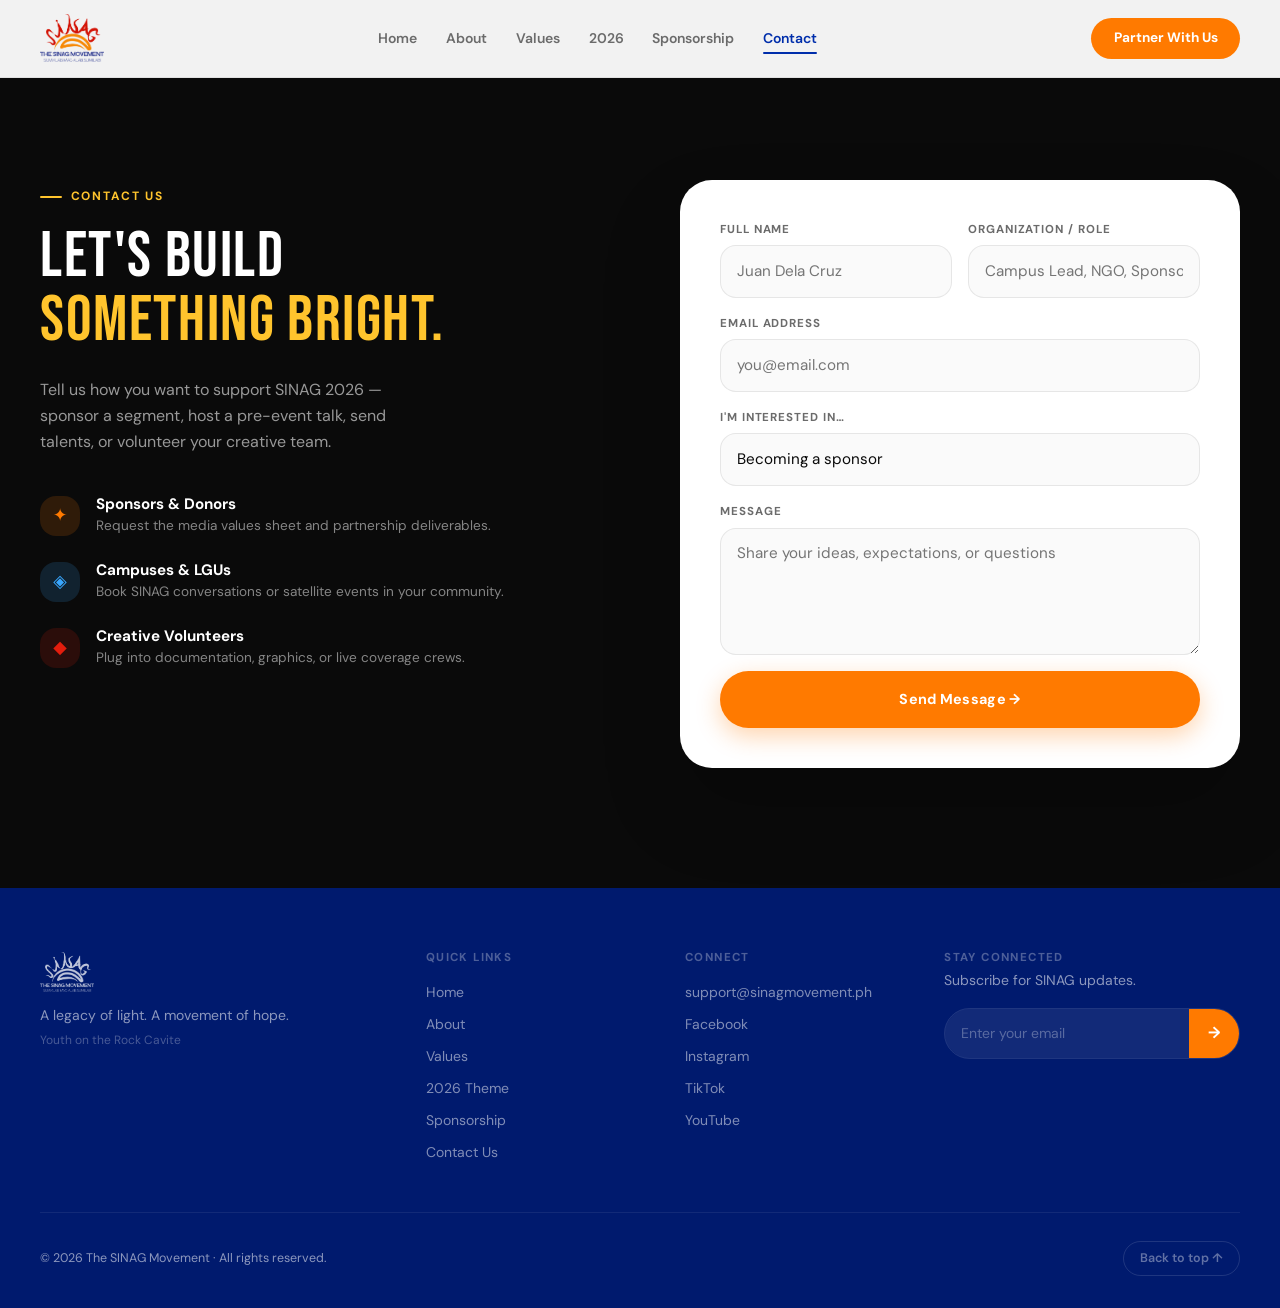
<file: contact.html>
<!DOCTYPE html>
<html lang="en">
<head>
  <meta charset="UTF-8" />
  <meta name="viewport" content="width=device-width, initial-scale=1" />
  <title>Contact Us — The SINAG Movement</title>
  <meta name="description" content="Get in touch with the SINAG Movement. Sponsor a segment, host a campus conversation, volunteer your creative team, or partner with us for SINAG 2026." />
  <link rel="preconnect" href="https://fonts.googleapis.com" />
  <link rel="preconnect" href="https://fonts.gstatic.com" crossorigin />
  <link href="https://fonts.googleapis.com/css2?family=Bebas+Neue&family=DM+Sans:ital,opsz,wght@0,9..40,300;0,9..40,400;0,9..40,500;0,9..40,600;0,9..40,700;1,9..40,400&display=swap" rel="stylesheet" />
  <link rel="stylesheet" href="styles.css" />
</head>
<body>

  <!-- NAV -->
  <header class="nav-bar" id="top">
    <div class="container">
      <nav class="nav">
        <a class="nav__logo" href="index.html" aria-label="SINAG Movement home">
          <img src="assets/logo-official.png" alt="The SINAG Movement" />
        </a>
        <button class="nav__hamburger" aria-expanded="false" aria-controls="navMenu" aria-label="Toggle menu">
          <span></span><span></span><span></span>
        </button>
        <div class="nav__links" id="navMenu">
          <a href="index.html">Home</a>
          <a href="about.html">About</a>
          <a href="values.html">Values</a>
          <a href="2026.html">2026</a>
          <a href="sponsorship.html">Sponsorship</a>
          <a href="contact.html">Contact</a>
        </div>
        <a class="nav__cta" href="contact.html">Partner With Us</a>
      </nav>
    </div>
  </header>

  <main>

    <!-- CONTACT -->
    <section class="section section--dark page-top" id="contact">
      <div class="container">
        <div class="contact-grid">

          <div class="contact-info">
            <div class="eyebrow eyebrow--light">Contact Us</div>
            <h2 class="section-title section-title--light">Let's build<br><em>something bright.</em></h2>
            <p class="contact-lead">Tell us how you want to support SINAG 2026 — sponsor a segment, host a pre-event talk, send talents, or volunteer your creative team.</p>
            <div class="contact-types">
              <div class="contact-type reveal">
                <div class="contact-type__icon" style="background:rgba(255,122,0,.15);color:var(--orange)">✦</div>
                <div>
                  <h4>Sponsors &amp; Donors</h4>
                  <p>Request the media values sheet and partnership deliverables.</p>
                </div>
              </div>
              <div class="contact-type reveal">
                <div class="contact-type__icon" style="background:rgba(56,167,255,.15);color:var(--sky)">◈</div>
                <div>
                  <h4>Campuses &amp; LGUs</h4>
                  <p>Book SINAG conversations or satellite events in your community.</p>
                </div>
              </div>
              <div class="contact-type reveal">
                <div class="contact-type__icon" style="background:rgba(226,29,13,.15);color:var(--red)">◆</div>
                <div>
                  <h4>Creative Volunteers</h4>
                  <p>Plug into documentation, graphics, or live coverage crews.</p>
                </div>
              </div>
            </div>
          </div>

          <form class="contact-form" novalidate>
            <div class="form-row">
              <label class="form-field">
                <span>Full Name</span>
                <input type="text" placeholder="Juan Dela Cruz" autocomplete="name" />
              </label>
              <label class="form-field">
                <span>Organization / Role</span>
                <input type="text" placeholder="Campus Lead, NGO, Sponsor" />
              </label>
            </div>
            <label class="form-field">
              <span>Email Address</span>
              <input type="email" placeholder="you@email.com" autocomplete="email" />
            </label>
            <label class="form-field">
              <span>I'm interested in…</span>
              <select>
                <option>Becoming a sponsor</option>
                <option>Hosting a campus conversation</option>
                <option>Volunteering</option>
                <option>Booking SINAG for my community</option>
              </select>
            </label>
            <label class="form-field">
              <span>Message</span>
              <textarea rows="4" placeholder="Share your ideas, expectations, or questions"></textarea>
            </label>
            <button class="btn btn--orange btn--full" type="submit">Send Message →</button>
          </form>

        </div>
      </div>
    </section>

  </main>

  <!-- FOOTER -->
  <footer class="footer">
    <div class="container">
      <div class="footer-grid">
        <div class="footer-brand">
          <img src="assets/logo-official.png" alt="The SINAG Movement" class="footer-logo" loading="lazy" />
          <p>A legacy of light. A movement of hope.</p>
          <p class="footer-copy">Youth on the Rock Cavite</p>
        </div>
        <div class="footer-links">
          <h4>Quick Links</h4>
          <a href="index.html">Home</a>
          <a href="about.html">About</a>
          <a href="values.html">Values</a>
          <a href="2026.html">2026 Theme</a>
          <a href="sponsorship.html">Sponsorship</a>
          <a href="contact.html">Contact Us</a>
        </div>
        <div class="footer-links">
          <h4>Connect</h4>
          <a href="mailto:support@sinagmovement.ph">support@sinagmovement.ph</a>
          <a href="https://www.facebook.com" target="_blank" rel="noreferrer">Facebook</a>
          <a href="https://www.instagram.com" target="_blank" rel="noreferrer">Instagram</a>
          <a href="https://www.tiktok.com" target="_blank" rel="noreferrer">TikTok</a>
          <a href="https://www.youtube.com" target="_blank" rel="noreferrer">YouTube</a>
        </div>
        <div class="footer-newsletter">
          <h4>Stay Connected</h4>
          <p>Subscribe for SINAG updates.</p>
          <form class="newsletter-form" novalidate>
            <input type="email" placeholder="Enter your email" autocomplete="email" />
            <button type="submit" aria-label="Subscribe">→</button>
          </form>
        </div>
      </div>
      <div class="footer-bottom">
        <span>© 2026 The SINAG Movement · All rights reserved.</span>
        <a href="#top" class="footer-back">Back to top ↑</a>
      </div>
    </div>
  </footer>

  <script src="script.js"></script>
</body>
</html>
</file>
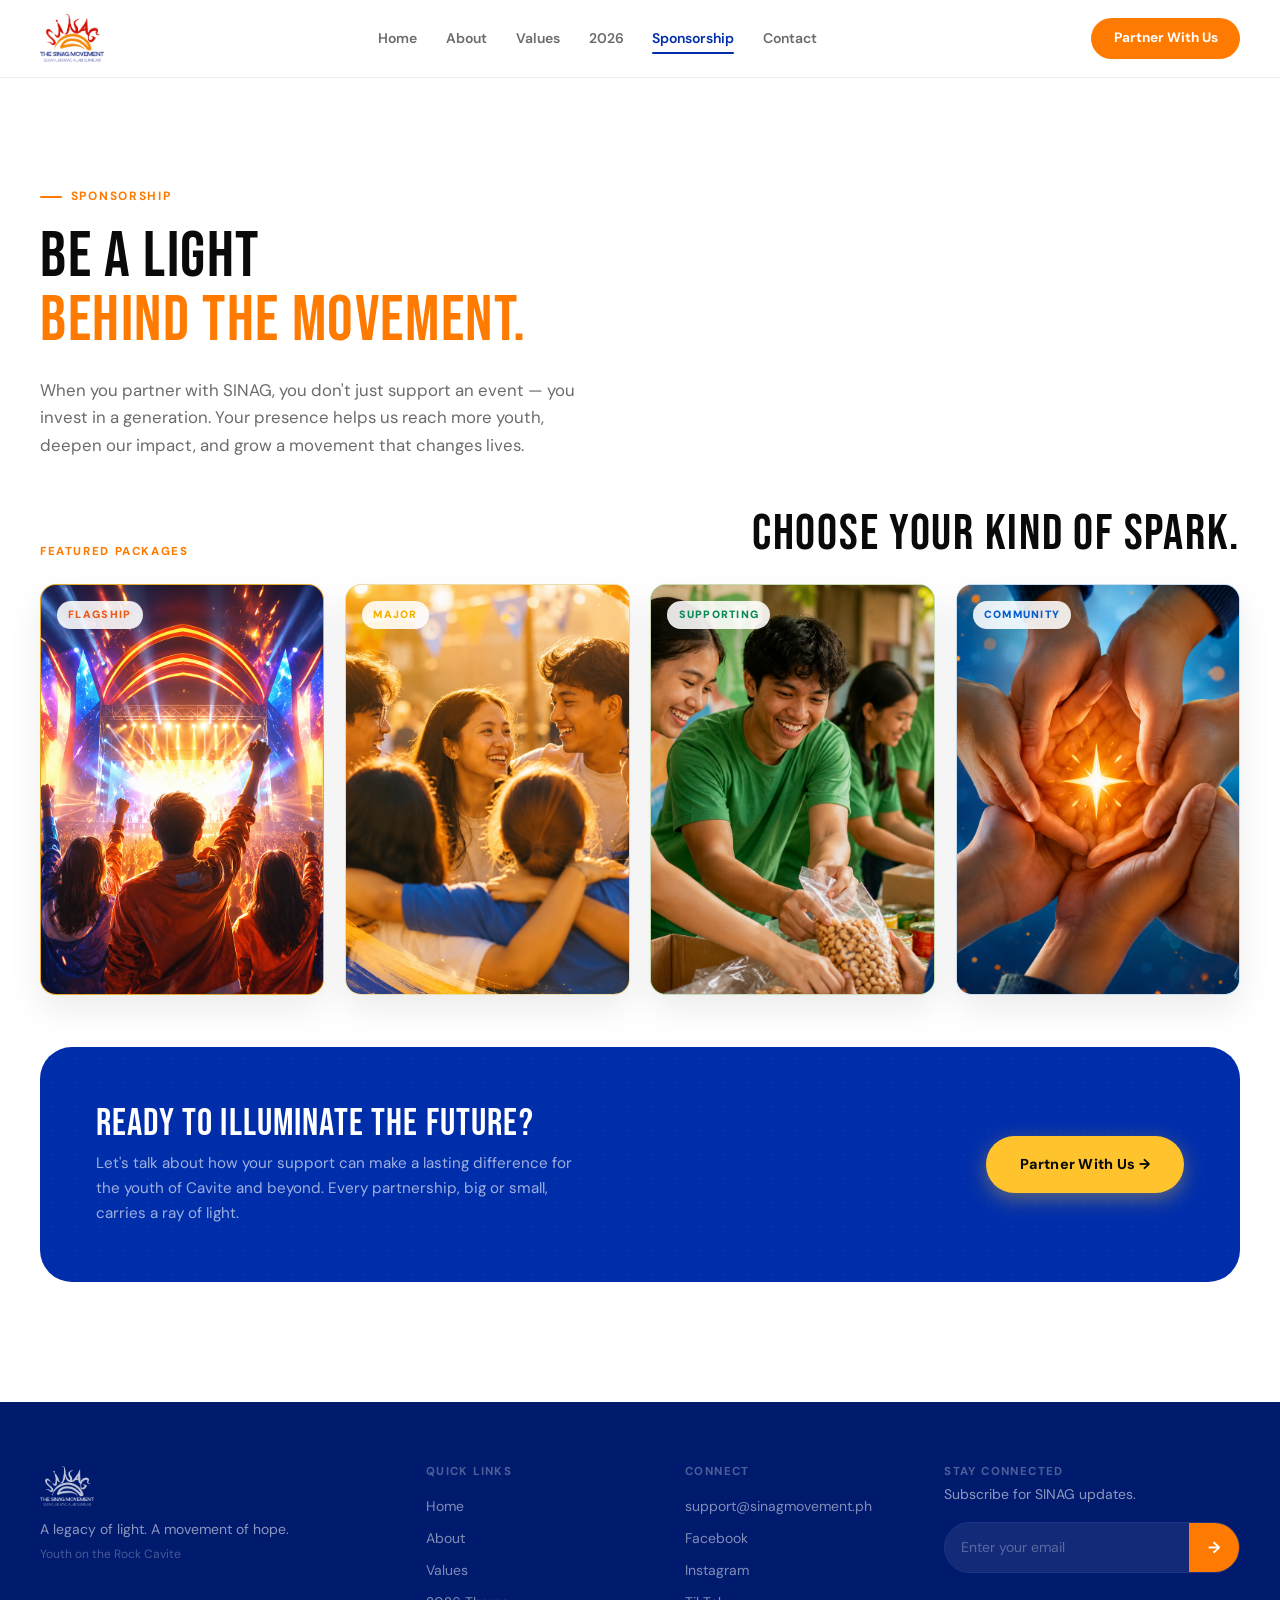
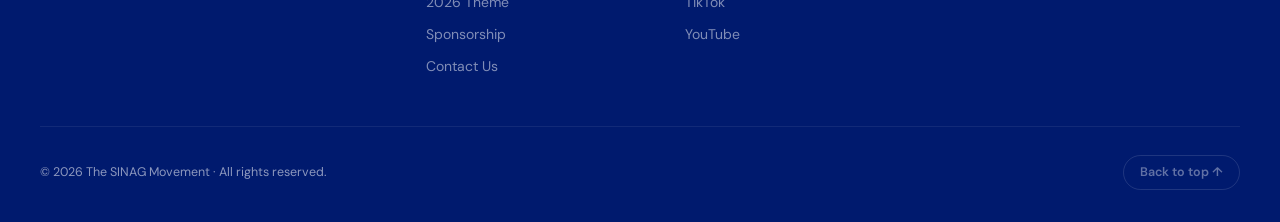
<file: sponsorship.html>
<!DOCTYPE html>
<html lang="en">
<head>
  <meta charset="UTF-8" />
  <meta name="viewport" content="width=device-width, initial-scale=1" />
  <title>Partner With SINAG — Sponsorship &amp; Support</title>
  <meta name="description" content="Partner with SINAG 2026 and invest in a generation. Your support powers concerts, mentorship, advocacy, and creative platforms for the youth." />
  <link rel="preconnect" href="https://fonts.googleapis.com" />
  <link rel="preconnect" href="https://fonts.gstatic.com" crossorigin />
  <link href="https://fonts.googleapis.com/css2?family=Bebas+Neue&amp;family=DM+Sans:ital,opsz,wght@0,9..40,300;0,9..40,400;0,9..40,500;0,9..40,600;0,9..40,700;1,9..40,400&amp;display=swap" rel="stylesheet" />
  <link rel="stylesheet" href="styles.css" />
</head>
<body>

  <!-- NAV -->
  <header class="nav-bar" id="top">
    <div class="container">
      <nav class="nav">
        <a class="nav__logo" href="index.html" aria-label="SINAG Movement home">
          <img src="assets/logo-official.png" alt="The SINAG Movement" />
        </a>
        <button class="nav__hamburger" aria-expanded="false" aria-controls="navMenu" aria-label="Toggle menu">
          <span></span><span></span><span></span>
        </button>
        <div class="nav__links" id="navMenu">
          <a href="index.html">Home</a>
          <a href="about.html">About</a>
          <a href="values.html">Values</a>
          <a href="2026.html">2026</a>
          <a href="sponsorship.html">Sponsorship</a>
          <a href="contact.html">Contact</a>
        </div>
        <a class="nav__cta" href="contact.html">Partner With Us</a>
      </nav>
    </div>
  </header>

  <main>

    <!-- SPONSORSHIP -->
    <section class="section page-top" id="sponsorship">
      <div class="container">

        <div class="sponsor-header">
          <div class="eyebrow">Sponsorship</div>
          <h2 class="section-title">Be a light<br><em>behind the movement.</em></h2>
          <p class="section-lead">When you partner with SINAG, you don't just support an event — you invest in a generation. Your presence helps us reach more youth, deepen our impact, and grow a movement that changes lives.</p>
        </div>

        <div class="sponsor-shop-header">
          <span class="sponsor-shop-header__label">Featured Packages</span>
          <h3>Choose your kind of spark.</h3>
        </div>

        <div class="sponsor-package-grid">
          <article class="sponsor-package sponsor-package--platinum reveal">
            <a href="contact.html" class="sponsor-package__visual" aria-label="Ask about the Flame Builder sponsorship package">
              <span class="sponsor-package__badge">Flagship</span>
              <figure class="sponsor-package__figure">
                <img class="sponsor-package__image sponsor-package__image--base" src="assets/sponsorship/FlameBuilder.png" alt="Flame Builder sponsorship package" loading="lazy" />
                <img class="sponsor-package__image sponsor-package__image--hover" src="assets/sponsorship/FlameBuilderHover.png" alt="" loading="lazy" />
              </figure>
              <div class="sponsor-package__hover-copy" aria-hidden="true">
                <p class="sponsor-package__tier">Platinum · Php 51,000+</p>
                <h3>Flame Builder</h3>
                <p>Lead the brightest SINAG moments and stand with a youth movement built for purpose, music, and hope.</p>
                <span class="sponsor-package__action">Start a flagship partnership</span>
              </div>
            </a>
          </article>

          <article class="sponsor-package sponsor-package--gold reveal reveal--delay-1">
            <a href="contact.html" class="sponsor-package__visual" aria-label="Ask about the Hope Giver sponsorship package">
              <span class="sponsor-package__badge">Major</span>
              <figure class="sponsor-package__figure">
                <img class="sponsor-package__image sponsor-package__image--base" src="assets/sponsorship/HopeGiver.png" alt="Hope Giver sponsorship package" loading="lazy" />
                <img class="sponsor-package__image sponsor-package__image--hover" src="assets/sponsorship/HopeGiverHover.png" alt="" loading="lazy" />
              </figure>
              <div class="sponsor-package__hover-copy" aria-hidden="true">
                <p class="sponsor-package__tier">Gold · Php 21,000 - 50,000</p>
                <h3>Hope Giver</h3>
                <p>Fuel the crowd experience with generous visibility and a message of encouragement before, during, and after the gathering.</p>
                <span class="sponsor-package__action">Give hope with us</span>
              </div>
            </a>
          </article>

          <article class="sponsor-package sponsor-package--silver reveal reveal--delay-2">
            <a href="contact.html" class="sponsor-package__visual" aria-label="Ask about the Impact Ally sponsorship package">
              <span class="sponsor-package__badge">Supporting</span>
              <figure class="sponsor-package__figure">
                <img class="sponsor-package__image sponsor-package__image--base" src="assets/sponsorship/ImpactAllyPartner.png" alt="Impact Ally sponsorship package" loading="lazy" />
                <img class="sponsor-package__image sponsor-package__image--hover" src="assets/sponsorship/ImpactAllyPartnerHover.png" alt="" loading="lazy" />
              </figure>
              <div class="sponsor-package__hover-copy" aria-hidden="true">
                <p class="sponsor-package__tier">Silver · Php 10,000 - 20,000</p>
                <h3>Impact Ally</h3>
                <p>Help carry the mission forward with focused exposure and a clear place in the SINAG story.</p>
                <span class="sponsor-package__action">Become an impact ally</span>
              </div>
            </a>
          </article>

          <article class="sponsor-package sponsor-package--community reveal reveal--delay-3">
            <a href="contact.html" class="sponsor-package__visual" aria-label="Ask about the Community Ray sponsorship package">
              <span class="sponsor-package__badge">Community</span>
              <figure class="sponsor-package__figure">
                <img class="sponsor-package__image sponsor-package__image--base" src="assets/sponsorship/SparkSponsor.png" alt="Community Ray sponsorship package" loading="lazy" />
                <img class="sponsor-package__image sponsor-package__image--hover" src="assets/sponsorship/SparkSponsorHover.png" alt="" loading="lazy" />
              </figure>
              <div class="sponsor-package__hover-copy" aria-hidden="true">
                <p class="sponsor-package__tier">Below Php 10,000 or in-kind</p>
                <h3>Community Ray</h3>
                <p>Every helpful hand adds light. Give what you can and be part of the impact around SINAG 2026.</p>
                <span class="sponsor-package__action">Offer community support</span>
              </div>
            </a>
          </article>
        </div>

        <div class="sponsor-cta-band">
          <div class="sponsor-cta-band__content">
            <h3>Ready to illuminate the future?</h3>
            <p>Let's talk about how your support can make a lasting difference for the youth of Cavite and beyond. Every partnership, big or small, carries a ray of light.</p>
          </div>
          <a class="btn btn--gold" href="contact.html">Partner With Us →</a>
        </div>

      </div>
    </section>

  </main>

  <!-- FOOTER -->
  <footer class="footer">
    <div class="container">
      <div class="footer-grid">
        <div class="footer-brand">
          <img src="assets/logo-official.png" alt="The SINAG Movement" class="footer-logo" loading="lazy" />
          <p>A legacy of light. A movement of hope.</p>
          <p class="footer-copy">Youth on the Rock Cavite</p>
        </div>
        <div class="footer-links">
          <h4>Quick Links</h4>
          <a href="index.html">Home</a>
          <a href="about.html">About</a>
          <a href="values.html">Values</a>
          <a href="2026.html">2026 Theme</a>
          <a href="sponsorship.html">Sponsorship</a>
          <a href="contact.html">Contact Us</a>
        </div>
        <div class="footer-links">
          <h4>Connect</h4>
          <a href="mailto:support@sinagmovement.ph">support@sinagmovement.ph</a>
          <a href="https://www.facebook.com" target="_blank" rel="noreferrer">Facebook</a>
          <a href="https://www.instagram.com" target="_blank" rel="noreferrer">Instagram</a>
          <a href="https://www.tiktok.com" target="_blank" rel="noreferrer">TikTok</a>
          <a href="https://www.youtube.com" target="_blank" rel="noreferrer">YouTube</a>
        </div>
        <div class="footer-newsletter">
          <h4>Stay Connected</h4>
          <p>Subscribe for SINAG updates.</p>
          <form class="newsletter-form" novalidate>
            <input type="email" placeholder="Enter your email" autocomplete="email" />
            <button type="submit" aria-label="Subscribe">→</button>
          </form>
        </div>
      </div>
      <div class="footer-bottom">
        <span>© 2026 The SINAG Movement · All rights reserved.</span>
        <a href="#top" class="footer-back">Back to top ↑</a>
      </div>
    </div>
  </footer>

  <script src="script.js"></script>
</body>
</html>
</file>
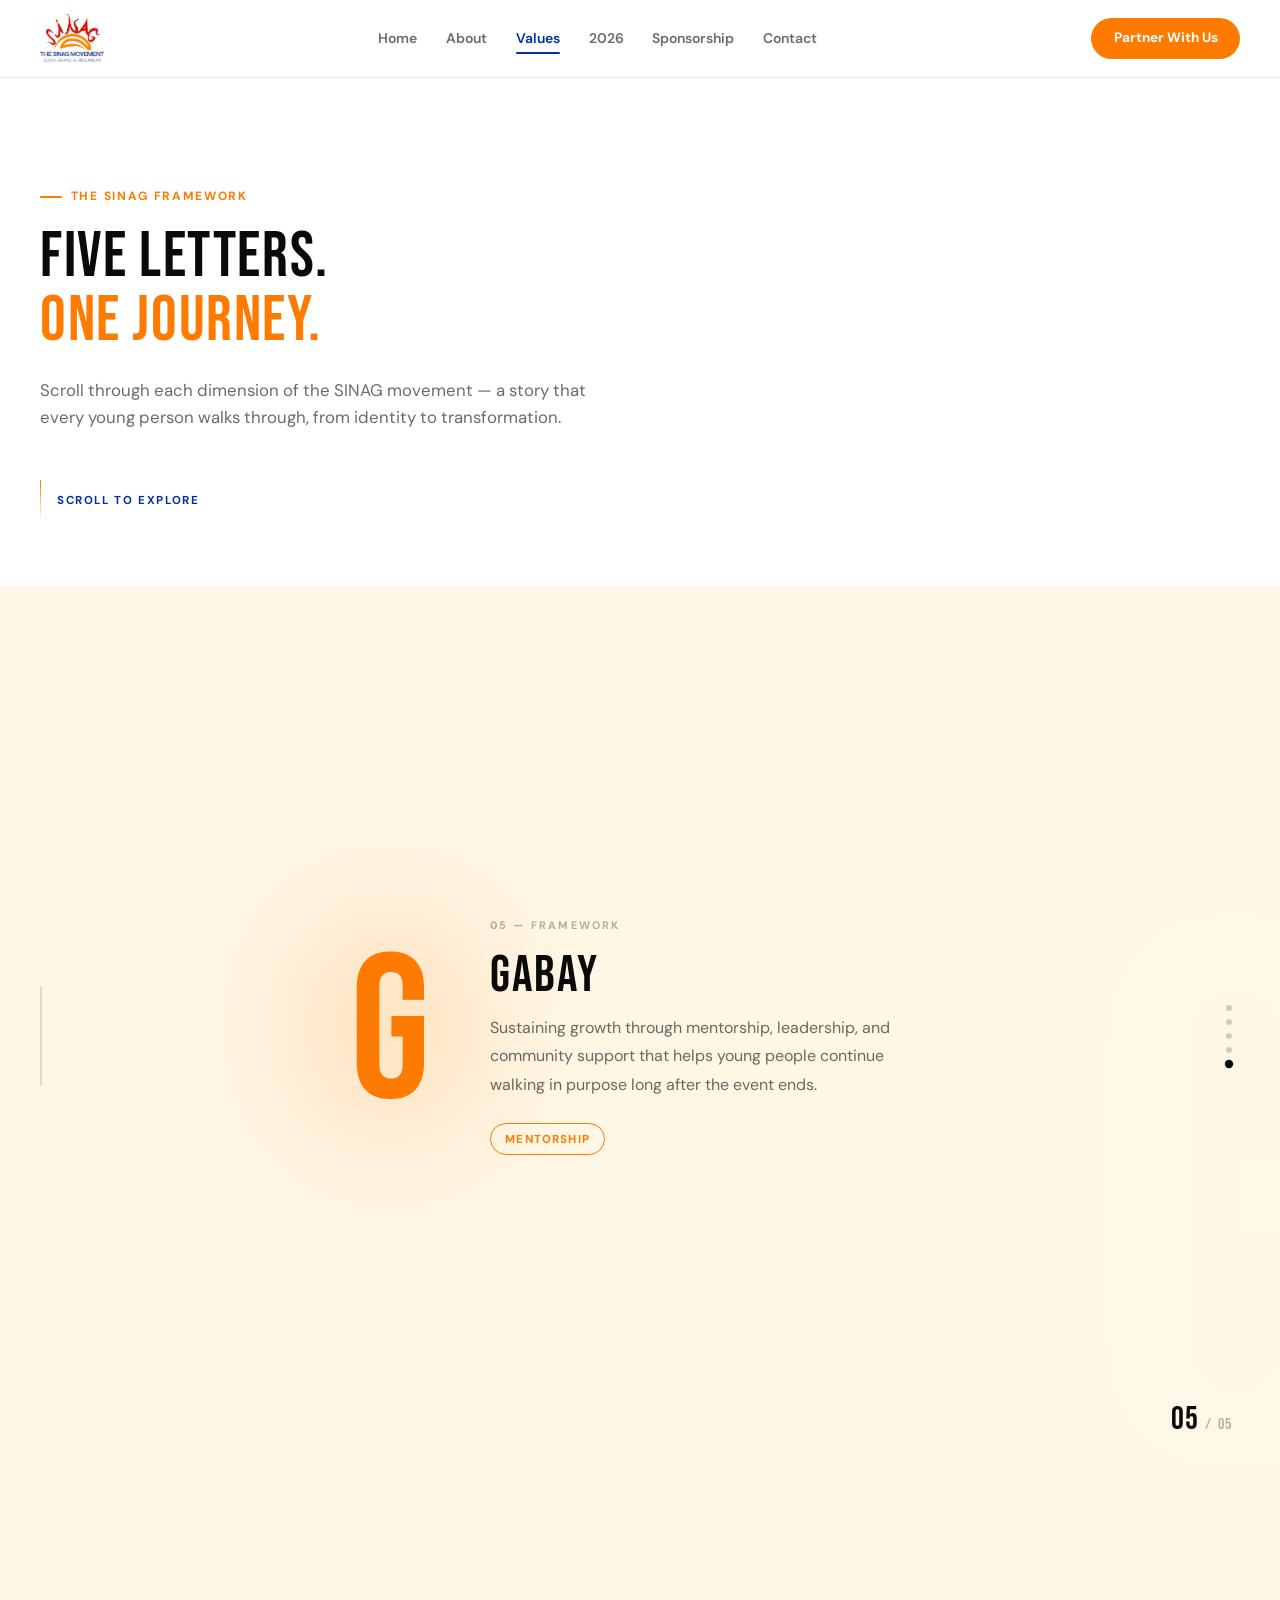
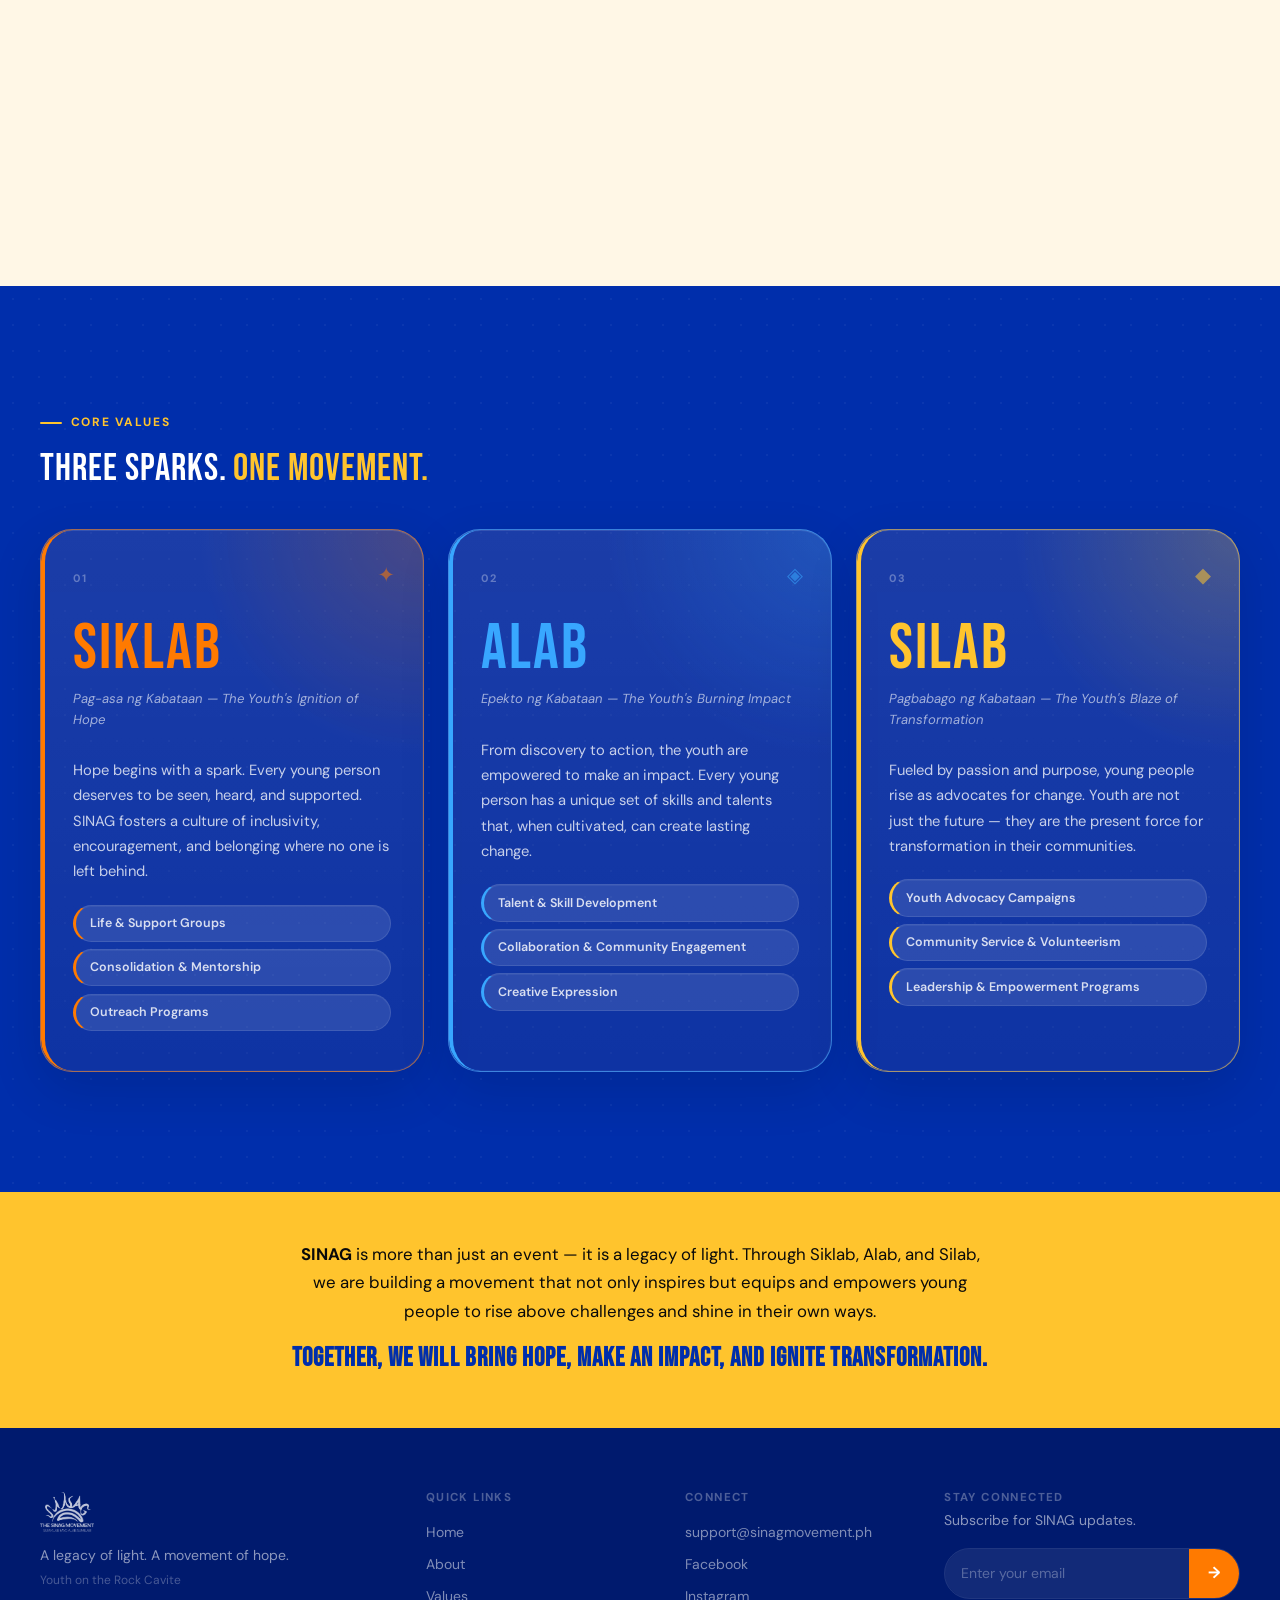
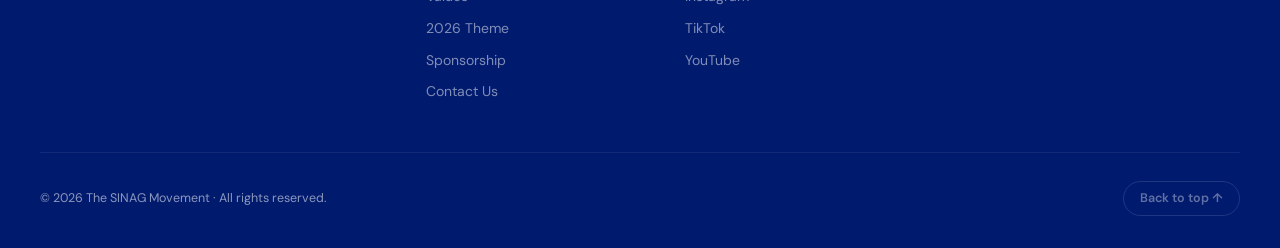
<file: values.html>
<!DOCTYPE html>
<html lang="en">
<head>
  <meta charset="UTF-8" />
  <meta name="viewport" content="width=device-width, initial-scale=1" />
  <title>Values &amp; Framework — The SINAG Movement</title>
  <meta name="description" content="Explore the SINAG Framework — Sino, Isyu, Naratibo, Aksyon, Gabay — and the three core values: Siklab, Alab, and Silab that define the movement." />
  <link rel="preconnect" href="https://fonts.googleapis.com" />
  <link rel="preconnect" href="https://fonts.gstatic.com" crossorigin />
  <link href="https://fonts.googleapis.com/css2?family=Bebas+Neue&family=DM+Sans:ital,opsz,wght@0,9..40,300;0,9..40,400;0,9..40,500;0,9..40,600;0,9..40,700;1,9..40,400&display=swap" rel="stylesheet" />
  <link rel="stylesheet" href="styles.css" />
</head>
<body>

  <!-- NAV -->
  <header class="nav-bar" id="top">
    <div class="container">
      <nav class="nav">
        <a class="nav__logo" href="index.html" aria-label="SINAG Movement home">
          <img src="assets/logo-official.png" alt="The SINAG Movement" />
        </a>
        <button class="nav__hamburger" aria-expanded="false" aria-controls="navMenu" aria-label="Toggle menu">
          <span></span><span></span><span></span>
        </button>
        <div class="nav__links" id="navMenu">
          <a href="index.html">Home</a>
          <a href="about.html">About</a>
          <a href="values.html">Values</a>
          <a href="2026.html">2026</a>
          <a href="sponsorship.html">Sponsorship</a>
          <a href="contact.html">Contact</a>
        </div>
        <a class="nav__cta" href="contact.html">Partner With Us</a>
      </nav>
    </div>
  </header>

  <main>

    <!-- ── FRAMEWORK: intro header ─────────────────────────── -->
    <section class="section page-top fw-intro-section fw-intro-section--light" id="framework">
      <div class="container">
        <div class="fw-intro reveal">
          <div class="eyebrow">The SINAG Framework</div>
          <h2 class="section-title">Five letters.<br><em>One journey.</em></h2>
          <p class="section-lead">Scroll through each dimension of the SINAG movement — a story that every young person walks through, from identity to transformation.</p>
          <div class="fw-intro__scroll-hint">
            <div class="fw-intro__scroll-line"></div>
            <span>Scroll to explore</span>
          </div>
        </div>
      </div>
    </section>

    <!-- ── FRAMEWORK: Sticky scroll theater ────────────────── -->
    <div class="fw-scroll" id="fwScroll">
      <div class="fw-stage" id="fwStage">

        <!-- Side progress bar -->
        <div class="fw-progress" aria-hidden="true">
          <div class="fw-progress__fill" id="fwProgressFill"></div>
        </div>

        <!-- Dot grid (inherited from section--blue, replicated here) -->
        <div class="fw-dotgrid" aria-hidden="true"></div>

        <!-- Counter -->
        <div class="fw-counter" aria-hidden="true">
          <span class="fw-counter__current" id="fwCounterCurrent">01</span>
          <span class="fw-counter__sep">/</span>
          <span class="fw-counter__total">05</span>
        </div>

        <!-- Nav dots -->
        <div class="fw-dots" aria-hidden="true">
          <span class="fw-dot active" data-target="0"></span>
          <span class="fw-dot" data-target="1"></span>
          <span class="fw-dot" data-target="2"></span>
          <span class="fw-dot" data-target="3"></span>
          <span class="fw-dot" data-target="4"></span>
        </div>

        <!-- S — Sino · orange bg, white text -->
        <div class="fw-scene active" data-index="0" data-bg="#FF7A00"
             style="--fw-num-color:rgba(255,255,255,.4);--fw-word-color:#fff;--fw-body-color:rgba(255,255,255,.78)">
          <div class="fw-scene__ghost" aria-hidden="true">S</div>
          <div class="fw-scene__letter" style="color:#fff">S</div>
          <div class="fw-scene__content">
            <div class="fw-scene__num">01 — Framework</div>
            <div class="fw-scene__word">Sino</div>
            <p class="fw-scene__body">Understanding identity, self-worth, and belonging. Every young person must first know who they are and recognize their value before they can walk in their purpose.</p>
            <div class="fw-scene__tag" style="--tag-color:#fff">Identity</div>
          </div>
        </div>

        <!-- I — Isyu · deep blue bg, sky accent -->
        <div class="fw-scene" data-index="1" data-bg="#001e8a"
             style="--fw-num-color:rgba(255,255,255,.3);--fw-word-color:#fff;--fw-body-color:rgba(255,255,255,.62)">
          <div class="fw-scene__ghost" aria-hidden="true">I</div>
          <div class="fw-scene__letter" style="color:#38A7FF">I</div>
          <div class="fw-scene__content">
            <div class="fw-scene__num">02 — Framework</div>
            <div class="fw-scene__word">Isyu</div>
            <p class="fw-scene__body">Recognizing the realities and challenges faced by today's youth — social pressures, emotional struggles, and the life-altering decisions they face every day.</p>
            <div class="fw-scene__tag" style="--tag-color:#38A7FF">Awareness</div>
          </div>
        </div>

        <!-- N — Naratibo · gold bg, dark text -->
        <div class="fw-scene" data-index="2" data-bg="#FFC42D"
             style="--fw-num-color:rgba(0,0,0,.35);--fw-word-color:#0A0A0A;--fw-body-color:rgba(0,0,0,.6)">
          <div class="fw-scene__ghost" aria-hidden="true">N</div>
          <div class="fw-scene__letter" style="color:#002EAB">N</div>
          <div class="fw-scene__content">
            <div class="fw-scene__num">03 — Framework</div>
            <div class="fw-scene__word">Naratibo</div>
            <p class="fw-scene__body">Reframing the story of the youth — not as problems to be solved, but as individuals filled with potential, purpose, and an unstoppable capacity for hope.</p>
            <div class="fw-scene__tag" style="--tag-color:#002EAB">Narrative</div>
          </div>
        </div>

        <!-- A — Aksyon · red bg, white text -->
        <div class="fw-scene" data-index="3" data-bg="#E21D0D"
             style="--fw-num-color:rgba(255,255,255,.38);--fw-word-color:#fff;--fw-body-color:rgba(255,255,255,.72)">
          <div class="fw-scene__ghost" aria-hidden="true">A</div>
          <div class="fw-scene__letter" style="color:#fff">A</div>
          <div class="fw-scene__content">
            <div class="fw-scene__num">04 — Framework</div>
            <div class="fw-scene__word">Aksyon</div>
            <p class="fw-scene__body">Transforming awareness into engagement through meaningful initiatives, participation, and purposeful opportunities for service and community involvement.</p>
            <div class="fw-scene__tag" style="--tag-color:#fff">Action</div>
          </div>
        </div>

        <!-- G — Gabay · cream bg, dark text -->
        <div class="fw-scene" data-index="4" data-bg="#FFF7E6"
             style="--fw-num-color:rgba(0,0,0,.3);--fw-word-color:#0A0A0A;--fw-body-color:rgba(0,0,0,.58)">
          <div class="fw-scene__ghost" aria-hidden="true">G</div>
          <div class="fw-scene__letter" style="color:#FF7A00">G</div>
          <div class="fw-scene__content">
            <div class="fw-scene__num">05 — Framework</div>
            <div class="fw-scene__word">Gabay</div>
            <p class="fw-scene__body">Sustaining growth through mentorship, leadership, and community support that helps young people continue walking in purpose long after the event ends.</p>
            <div class="fw-scene__tag" style="--tag-color:#FF7A00">Mentorship</div>
          </div>
        </div>

      </div>
    </div>

    <!-- ── CORE VALUES: Glow cards ──────────────────────────── -->
    <section class="section section--blue" id="values">
      <div class="container">

        <div class="vc-header reveal">
          <div class="eyebrow eyebrow--light">Core Values</div>
          <h3 class="section-title section-title--light section-title--sm">Three sparks. <em>One movement.</em></h3>
        </div>

        <div class="vc-grid">

          <div class="vc reveal" style="--vc-color: var(--orange); --vc-wash: rgba(255,122,0,.2)">
            <div class="vc__glow"></div>
            <div class="vc__num">01</div>
            <div class="vc__icon">✦</div>
            <div class="vc__name">Siklab</div>
            <p class="vc__tagline">Pag-asa ng Kabataan &mdash; <em>The Youth's Ignition of Hope</em></p>
            <div class="vc__body">
              <p>Hope begins with a spark. Every young person deserves to be seen, heard, and supported. SINAG fosters a culture of inclusivity, encouragement, and belonging where no one is left behind.</p>
              <ul class="vc__list">
                <li>Life &amp; Support Groups</li>
                <li>Consolidation &amp; Mentorship</li>
                <li>Outreach Programs</li>
              </ul>
            </div>
          </div>

          <div class="vc reveal reveal--delay-1" style="--vc-color: var(--sky); --vc-wash: rgba(56,167,255,.22)">
            <div class="vc__glow"></div>
            <div class="vc__num">02</div>
            <div class="vc__icon">◈</div>
            <div class="vc__name">Alab</div>
            <p class="vc__tagline">Epekto ng Kabataan &mdash; <em>The Youth's Burning Impact</em></p>
            <div class="vc__body">
              <p>From discovery to action, the youth are empowered to make an impact. Every young person has a unique set of skills and talents that, when cultivated, can create lasting change.</p>
              <ul class="vc__list">
                <li>Talent &amp; Skill Development</li>
                <li>Collaboration &amp; Community Engagement</li>
                <li>Creative Expression</li>
              </ul>
            </div>
          </div>

          <div class="vc reveal reveal--delay-2" style="--vc-color: var(--gold); --vc-wash: rgba(255,196,45,.22)">
            <div class="vc__glow"></div>
            <div class="vc__num">03</div>
            <div class="vc__icon">◆</div>
            <div class="vc__name">Silab</div>
            <p class="vc__tagline">Pagbabago ng Kabataan &mdash; <em>The Youth's Blaze of Transformation</em></p>
            <div class="vc__body">
              <p>Fueled by passion and purpose, young people rise as advocates for change. Youth are not just the future — they are the present force for transformation in their communities.</p>
              <ul class="vc__list">
                <li>Youth Advocacy Campaigns</li>
                <li>Community Service &amp; Volunteerism</li>
                <li>Leadership &amp; Empowerment Programs</li>
              </ul>
            </div>
          </div>

        </div>
      </div>
    </section>

    <!-- ── CALLOUT BAND ──────────────────────────────────────── -->
    <div class="callout-band">
      <div class="container">
        <p><strong>SINAG</strong> is more than just an event — it is a legacy of light. Through Siklab, Alab, and Silab, we are building a movement that not only inspires but equips and empowers young people to rise above challenges and shine in their own ways.</p>
        <strong class="callout-band__line">Together, we will bring hope, make an impact, and ignite transformation.</strong>
      </div>
    </div>

  </main>

  <!-- FOOTER -->
  <footer class="footer">
    <div class="container">
      <div class="footer-grid">
        <div class="footer-brand">
          <img src="assets/logo-official.png" alt="The SINAG Movement" class="footer-logo" loading="lazy" />
          <p>A legacy of light. A movement of hope.</p>
          <p class="footer-copy">Youth on the Rock Cavite</p>
        </div>
        <div class="footer-links">
          <h4>Quick Links</h4>
          <a href="index.html">Home</a>
          <a href="about.html">About</a>
          <a href="values.html">Values</a>
          <a href="2026.html">2026 Theme</a>
          <a href="sponsorship.html">Sponsorship</a>
          <a href="contact.html">Contact Us</a>
        </div>
        <div class="footer-links">
          <h4>Connect</h4>
          <a href="mailto:support@sinagmovement.ph">support@sinagmovement.ph</a>
          <a href="https://www.facebook.com" target="_blank" rel="noreferrer">Facebook</a>
          <a href="https://www.instagram.com" target="_blank" rel="noreferrer">Instagram</a>
          <a href="https://www.tiktok.com" target="_blank" rel="noreferrer">TikTok</a>
          <a href="https://www.youtube.com" target="_blank" rel="noreferrer">YouTube</a>
        </div>
        <div class="footer-newsletter">
          <h4>Stay Connected</h4>
          <p>Subscribe for SINAG updates.</p>
          <form class="newsletter-form" novalidate>
            <input type="email" placeholder="Enter your email" autocomplete="email" />
            <button type="submit" aria-label="Subscribe">→</button>
          </form>
        </div>
      </div>
      <div class="footer-bottom">
        <span>© 2026 The SINAG Movement · All rights reserved.</span>
        <a href="#top" class="footer-back">Back to top ↑</a>
      </div>
    </div>
  </footer>

  <script src="script.js"></script>
</body>
</html>
</file>
<file: styles.css>
/* =============================================================
   THE SINAG MOVEMENT 2026
   Palette : #E21D0D · #FF7A00 · #FFC42D · #002EAB · #38A7FF · #FFF7E6
   Fonts   : Bebas Neue (display) · DM Sans (body)
   ============================================================= */

/* ── Tokens ────────────────────────────────────────────────── */
:root {
  --red    : #E21D0D;
  --orange : #FF7A00;
  --gold   : #FFC42D;
  --blue   : #002EAB;
  --sky    : #38A7FF;
  --cream  : #FFF7E6;
  --ink    : #0A0A0A;
  --white  : #FFFFFF;
  --muted  : #6B6B6B;
  --line   : rgba(0,0,0,.08);

  --font-display : 'Bebas Neue', sans-serif;
  --font-body    : 'DM Sans', system-ui, sans-serif;

  --r-sm   : 8px;
  --r-md   : 16px;
  --r-lg   : 24px;
  --r-xl   : 32px;
  --r-pill : 999px;

  --sh-sm : 0 2px 8px rgba(0,0,0,.06);
  --sh-md : 0 8px 32px rgba(0,0,0,.10);
  --sh-lg : 0 24px 64px rgba(0,0,0,.14);
  --sh-xl : 0 40px 80px rgba(0,0,0,.20);
}

/* ── Reset ─────────────────────────────────────────────────── */
*, *::before, *::after { box-sizing: border-box; }
html { scroll-behavior: smooth; scroll-padding-top: 78px; }

body {
  margin: 0;
  font-family: var(--font-body);
  font-size: 1rem;
  line-height: 1.65;
  color: var(--ink);
  background: var(--white);
  -webkit-font-smoothing: antialiased;
}

h1,h2,h3,h4 { margin: 0 0 .5em; line-height: 1.08; }
p  { margin: 0 0 1em; }
ul { margin: 0 0 1em; padding-left: 1.25rem; }
img, video { display: block; max-width: 100%; }
a  { color: inherit; text-decoration: none; }
button, input, select, textarea { font: inherit; }

/* ── Layout ────────────────────────────────────────────────── */
.container {
  width: min(1200px, calc(100% - 2.5rem));
  margin: 0 auto;
}

.section {
  padding: 120px 0;
  position: relative;
}
.section--cream { background: var(--cream); }
.section--blue  { background: var(--blue);  color: var(--white); overflow: hidden; }
.section--dark  { background: var(--ink);    color: var(--white); }

.sr-only {
  position: absolute; width: 1px; height: 1px;
  padding: 0; margin: -1px; overflow: hidden;
  clip: rect(0,0,0,0); white-space: nowrap; border: 0;
}

/* ── Eyebrow label ─────────────────────────────────────────── */
.eyebrow {
  display: inline-flex;
  align-items: center;
  gap: .55rem;
  font-size: .75rem;
  font-weight: 700;
  letter-spacing: .14em;
  text-transform: uppercase;
  color: var(--orange);
  margin-bottom: 1.1rem;
}
.eyebrow::before {
  content: '';
  display: inline-block;
  width: 22px; height: 2px;
  background: currentColor;
  border-radius: 2px;
  flex-shrink: 0;
}
.eyebrow--light { color: var(--gold); }

/* ── Section title ─────────────────────────────────────────── */
.section-title {
  font-family: var(--font-display);
  font-size: clamp(2.4rem, 5vw, 4rem);
  font-weight: 400;
  letter-spacing: .025em;
  line-height: 1.0;
  margin-bottom: 1.5rem;
  color: var(--ink);
}
.section-title em        { font-style: normal; color: var(--orange); }
.section-title--light    { color: var(--white); }
.section-title--light em { color: var(--gold); }
.section-title--sm       { font-size: clamp(1.6rem, 3vw, 2.4rem); margin-bottom: 2rem; }

/* ── Section lead ──────────────────────────────────────────── */
.section-lead        { font-size: 1.05rem; color: var(--muted); max-width: 560px; margin-bottom: 3rem; }
.section-lead--light { color: rgba(255,255,255,.6); }

/* ── Buttons ───────────────────────────────────────────────── */
.btn {
  display: inline-flex;
  align-items: center;
  justify-content: center;
  gap: .4rem;
  padding: .9rem 2rem;
  border: 2px solid transparent;
  border-radius: var(--r-pill);
  font-size: .9rem;
  font-weight: 700;
  cursor: pointer;
  letter-spacing: .02em;
  white-space: nowrap;
  transition: transform .18s ease, box-shadow .18s ease, background .18s ease, color .18s ease, border-color .18s ease;
}
.btn:hover  { transform: translateY(-2px); }
.btn:active { transform: translateY(0); }
.btn--full  { width: 100%; }

.btn--red {
  background: var(--red); color: var(--white);
  box-shadow: 0 8px 24px rgba(226,29,13,.35);
}
.btn--red:hover { background: #c41a09; box-shadow: 0 12px 32px rgba(226,29,13,.5); }

.btn--blue {
  background: var(--blue); color: var(--white);
  box-shadow: 0 6px 20px rgba(0,46,171,.28);
}
.btn--blue:hover { background: #001e8a; }

.btn--orange {
  background: var(--orange); color: var(--white);
  box-shadow: 0 8px 24px rgba(255,122,0,.32);
}
.btn--orange:hover { background: #e06a00; }

.btn--gold {
  background: var(--gold); color: var(--ink);
  font-weight: 800;
  box-shadow: 0 6px 20px rgba(255,196,45,.38);
  width: 100%;
}
.btn--gold:hover { background: #e0ab1e; }

.btn--outline-blue {
  background: transparent; color: var(--blue);
  border-color: var(--blue);
  width: 100%;
}
.btn--outline-blue:hover { background: var(--blue); color: var(--white); }

.btn--outline-dark {
  background: transparent; color: var(--ink);
  border-color: rgba(0,0,0,.18);
  width: 100%;
}
.btn--outline-dark:hover { background: var(--ink); color: var(--white); border-color: var(--ink); }

.btn--ghost {
  background: rgba(255,255,255,.12);
  color: var(--white);
  border-color: rgba(255,255,255,.28);
  backdrop-filter: blur(8px);
}
.btn--ghost:hover { background: rgba(255,255,255,.22); }

/* ── Chips ─────────────────────────────────────────────────── */
.chip {
  display: inline-flex;
  align-items: center;
  gap: .35rem;
  padding: .4rem 1rem;
  border-radius: var(--r-pill);
  font-size: .82rem;
  font-weight: 700;
  border: 1.5px solid currentColor;
  letter-spacing: .03em;
}
.chip--orange { color: var(--orange); background: rgba(255,122,0,.1); }
.chip--gold   { color: #c48a00;       background: rgba(255,196,45,.15); }
.chip--red    { color: var(--red);    background: rgba(226,29,13,.1); }

/* =============================================================
   NAVIGATION
   ============================================================= */
.nav-bar {
  position: fixed;
  top: 0; left: 0; right: 0;
  z-index: 200;
  padding: .9rem 0;
  background: rgba(255,255,255,.95);
  backdrop-filter: blur(20px);
  -webkit-backdrop-filter: blur(20px);
  border-bottom: 1px solid rgba(0,0,0,.07);
  transition: box-shadow .2s ease, background .2s ease;
}
.nav-bar.scrolled {
  background: #fff;
  box-shadow: 0 2px 20px rgba(0,0,0,.08);
}

.nav { display: flex; align-items: center; gap: 2rem; }

.nav__logo { display: inline-flex; flex-shrink: 0; }
.nav__logo img { height: 48px; width: auto; object-fit: contain; }

.nav__links {
  display: flex;
  align-items: center;
  gap: .2rem;
  flex: 1;
  justify-content: center;
}
.nav__links a {
  position: relative;
  font-size: .875rem;
  font-weight: 600;
  color: var(--muted);
  padding: .45rem .8rem;
  border-radius: var(--r-sm);
  transition: color .15s ease, background .15s ease;
}
.nav__links a:hover { color: var(--blue); background: rgba(0,46,171,.06); }
.nav__links a.active { color: var(--blue); background: transparent; }
.nav__links a.active::after {
  content: '';
  position: absolute;
  left: .8rem;
  right: .8rem;
  bottom: .18rem;
  height: 2px;
  border-radius: 2px;
  background: var(--blue);
}

.nav__cta {
  display: inline-flex;
  align-items: center;
  padding: .6rem 1.4rem;
  background: var(--orange);
  color: var(--white);
  border-radius: var(--r-pill);
  font-size: .85rem;
  font-weight: 700;
  white-space: nowrap;
  flex-shrink: 0;
  transition: background .15s ease, transform .15s ease;
}
.nav__cta:hover { background: #e06a00; transform: translateY(-1px); }

.nav__hamburger {
  display: none;
  flex-direction: column;
  justify-content: center;
  gap: 5px;
  width: 44px; height: 44px;
  border: none;
  background: none;
  cursor: pointer;
  padding: 8px;
  border-radius: var(--r-sm);
  margin-left: auto;
}
.nav__hamburger span {
  display: block; height: 2px;
  background: var(--ink);
  border-radius: 2px;
  transition: transform .25s ease, opacity .25s ease;
}
.nav__hamburger.is-open span:nth-child(1) { transform: translateY(7px) rotate(45deg); }
.nav__hamburger.is-open span:nth-child(2) { opacity: 0; }
.nav__hamburger.is-open span:nth-child(3) { transform: translateY(-7px) rotate(-45deg); }

/* =============================================================
   HERO
   ============================================================= */
.hero {
  position: relative;
  min-height: calc(100dvh - 1.5rem);
  display: flex;
  align-items: center;
  overflow: hidden;
  padding: 140px 0 100px;
  margin: 0 1.25rem 1.25rem;
  border-radius: var(--r-xl);
}

.hero__bg {
  position: absolute; inset: 0; z-index: 0;
  background: linear-gradient(150deg, var(--blue) 0%, #003fd1 50%, #001e8a 100%);
}

.hero__rays {
  position: absolute; inset: 0; z-index: 1;
  background: repeating-conic-gradient(
    from 0deg at 50% -8%,
    rgba(255,122,0,.055) 0deg 4deg,
    transparent 4deg 12deg
  );
}

.hero__halftone {
  position: absolute; inset: 0; z-index: 2;
  background-image: radial-gradient(circle, rgba(255,255,255,.07) 1px, transparent 1px);
  background-size: 22px 22px;
}

.hero__glow {
  position: absolute;
  border-radius: 50%;
  filter: blur(90px);
  z-index: 1;
  pointer-events: none;
}
.hero__glow--orange { width: 660px; height: 520px; background: rgba(255,122,0,.2);  top: -140px; right: -120px; }
.hero__glow--red    { width: 420px; height: 420px; background: rgba(226,29,13,.16); bottom: -60px; left: 4%; }

.hero .container {
  position: relative; z-index: 3;
  display: grid;
  grid-template-columns: 1fr 400px;
  gap: 4rem;
  align-items: center;
}

.hero__eyebrow {
  display: flex;
  align-items: center;
  gap: .65rem;
  flex-wrap: wrap;
  margin-bottom: 1.75rem;
  font-size: .75rem;
  font-weight: 600;
  letter-spacing: .1em;
  text-transform: uppercase;
  color: rgba(255,255,255,.5);
}
.hero__dot { display: inline-block; width: 6px; height: 6px; border-radius: 50%; flex-shrink: 0; }
.hero__dot--orange { background: var(--orange); }
.hero__dot--gold   { background: var(--gold); }

.hero__headline {
  display: flex;
  flex-direction: column;
  font-family: var(--font-display);
  font-size: clamp(5rem, 10vw, 10rem);
  font-weight: 400;
  line-height: .92;
  letter-spacing: .02em;
  margin: 0 0 1.5rem;
  color: var(--white);
}
.hero__headline--accent { color: var(--gold); }

.hero__sublabel {
  font-size: .78rem;
  font-weight: 700;
  letter-spacing: .12em;
  text-transform: uppercase;
  color: rgba(255,255,255,.35);
  margin: 0 0 .6rem;
}

.hero__lead {
  font-size: 1.1rem;
  color: rgba(255,255,255,.68);
  max-width: 480px;
  margin-bottom: 2.25rem;
  line-height: 1.7;
}
.hero__lead em { color: var(--gold); font-style: normal; font-weight: 600; }

.hero__ctas  { display: flex; flex-wrap: wrap; gap: .75rem; margin-bottom: 2rem; }
.hero__chips { display: flex; flex-wrap: wrap; gap: .5rem; }

.hero__poster {
  aspect-ratio: 3/4;
  border-radius: var(--r-xl);
  background: rgba(255,255,255,.05);
  border: 2px solid rgba(255,255,255,.32);
  box-shadow: 0 0 0 6px rgba(255,255,255,.06), var(--sh-xl);
  display: flex;
  flex-direction: column;
  align-items: center;
  justify-content: center;
  text-align: center;
  padding: 2rem;
  backdrop-filter: blur(8px);
  gap: .75rem;
  transition: transform .3s ease, box-shadow .3s ease;
}
.hero__poster:hover { transform: translateY(-4px); box-shadow: 0 0 0 6px rgba(255,255,255,.1), var(--sh-xl); }
.hero__poster:hover { transform: translateY(-4px); }

.hero__poster-label {
  display: inline-block;
  padding: .3rem .8rem;
  background: rgba(255,122,0,.25);
  color: var(--orange);
  font-size: .7rem;
  font-weight: 700;
  letter-spacing: .1em;
  text-transform: uppercase;
  border-radius: var(--r-pill);
}
.hero__poster p    { font-size: .88rem; color: rgba(255,255,255,.4); margin: 0; }
.hero__poster-hint { font-size: .68rem; color: rgba(255,255,255,.2); font-family: monospace; }

.hero__scroll {
  position: absolute;
  bottom: 2rem; left: 50%;
  transform: translateX(-50%);
  display: flex;
  flex-direction: column;
  align-items: center;
  gap: .5rem;
  color: rgba(255,255,255,.28);
  font-size: .68rem;
  font-weight: 700;
  letter-spacing: .14em;
  text-transform: uppercase;
  z-index: 3;
}
.hero__scroll-line {
  width: 1px; height: 42px;
  background: linear-gradient(to bottom, rgba(255,255,255,.28), transparent);
  animation: scrollPulse 1.9s ease-in-out infinite;
}
@keyframes scrollPulse {
  0%,100% { opacity: .28; }
  50%      { opacity: .7; }
}

/* =============================================================
   MARQUEE
   ============================================================= */
.marquee { background: var(--orange); overflow: hidden; padding: .9rem 0; }
.marquee__track {
  display: flex;
  gap: 2.5rem;
  white-space: nowrap;
  animation: marquee 32s linear infinite;
}
.marquee__track span {
  font-family: var(--font-display);
  font-size: 1rem;
  letter-spacing: .06em;
  color: var(--white);
  flex-shrink: 0;
}
@keyframes marquee {
  from { transform: translateX(0); }
  to   { transform: translateX(-50%); }
}

/* =============================================================
   ABOUT
   ============================================================= */
.about-grid {
  display: grid;
  grid-template-columns: 1fr 1fr;
  gap: 6rem;
  align-items: start;
}

.about-text p { color: #3c3c3c; line-height: 1.75; }
.about-text .btn { margin-top: .5rem; }

.about-cards { display: flex; flex-direction: column; gap: 1.25rem; }

.vm-card {
  padding: 2rem;
  border-radius: var(--r-lg);
  background: var(--white);
  box-shadow: var(--sh-md);
  position: relative;
  overflow: hidden;
  transition: transform .2s ease, box-shadow .2s ease;
}
.vm-card:hover { transform: translateY(-4px); box-shadow: var(--sh-lg); }
.vm-card::before {
  content: '';
  position: absolute; top: 0; left: 0;
  width: 100%; height: 4px;
}
.vm-card--blue::before   { background: var(--blue); }
.vm-card--orange::before { background: var(--orange); }

.vm-card__label {
  font-size: .72rem;
  font-weight: 700;
  letter-spacing: .12em;
  text-transform: uppercase;
  margin-bottom: .75rem;
}
.vm-card--blue .vm-card__label   { color: var(--blue); }
.vm-card--orange .vm-card__label { color: var(--orange); }
.vm-card p { font-size: .92rem; color: var(--muted); margin: 0; line-height: 1.65; }

.about-stats {
  display: flex;
  align-items: center;
  background: var(--white);
  border-radius: var(--r-lg);
  box-shadow: var(--sh-sm);
  overflow: hidden;
  border: 1px solid var(--line);
}
.about-stat {
  flex: 1;
  display: flex; flex-direction: column;
  align-items: center;
  padding: 1.25rem 1rem;
  gap: .2rem;
}
.about-stat__num {
  font-family: var(--font-display);
  font-size: 2rem; line-height: 1;
  color: var(--orange); letter-spacing: .02em;
}
.about-stat__label {
  font-size: .68rem; font-weight: 700;
  letter-spacing: .06em; text-transform: uppercase;
  color: var(--muted); text-align: center;
}
.about-stat-rule { width: 1px; height: 44px; background: var(--line); flex-shrink: 0; }

/* =============================================================
   FRAMEWORK
   ============================================================= */
.section--blue::before {
  content: '';
  position: absolute; inset: 0;
  background-image: radial-gradient(circle, rgba(255,255,255,.045) 1px, transparent 1px);
  background-size: 26px 26px;
  pointer-events: none; z-index: 0;
}
.section--blue .container { position: relative; z-index: 1; }

.framework-header {
  text-align: center;
  max-width: 680px;
  margin: 0 auto 4rem;
}
.framework-header .section-lead { margin-left: auto; margin-right: auto; }

.sinag-grid {
  display: grid;
  grid-template-columns: repeat(5, 1fr);
  gap: 1rem;
  margin-bottom: 5rem;
}

.sinag-card {
  background: rgba(255,255,255,.07);
  border: 1px solid rgba(255,255,255,.11);
  border-radius: var(--r-lg);
  padding: 2rem 1.5rem;
  text-align: center;
  transition: background .2s ease, transform .2s ease;
}
.sinag-card:hover { background: rgba(255,255,255,.13); transform: translateY(-5px); }

.sinag-letter { font-family: var(--font-display); font-size: 5.5rem; line-height: 1; margin-bottom: .4rem; }
.sinag-word {
  font-family: var(--font-display);
  font-size: 1rem; letter-spacing: .1em;
  color: var(--white); margin-bottom: .75rem;
  font-weight: 400;
}
.sinag-card p { font-size: .82rem; color: rgba(255,255,255,.58); line-height: 1.6; margin: 0; }

.core-values-header {
  text-align: center;
  margin-bottom: 2.5rem;
  padding-top: 1rem;
  border-top: 1px solid rgba(255,255,255,.1);
}

.values-grid {
  display: grid;
  grid-template-columns: repeat(3, 1fr);
  gap: 1.25rem;
}

.value-card {
  border-radius: var(--r-xl);
  overflow: hidden;
  display: flex; flex-direction: column;
  transition: transform .2s ease, box-shadow .2s ease;
  box-shadow: var(--sh-md);
}
.value-card:hover { transform: translateY(-6px); box-shadow: var(--sh-xl); }

.value-card--orange { background: linear-gradient(160deg, #e06500 0%, var(--orange) 100%); }
.value-card--sky    { background: linear-gradient(160deg, #1570c0 0%, var(--sky) 100%); }
.value-card--red    { background: linear-gradient(160deg, #a01408 0%, var(--red) 100%); }

.value-card__num {
  font-family: var(--font-display); font-size: 5rem; line-height: 1;
  opacity: .18; padding: 1.5rem 2rem 0; color: var(--white);
}
.value-card__body {
  padding: .25rem 2rem 2rem; flex: 1;
  display: flex; flex-direction: column;
}
.value-card h3 {
  font-family: var(--font-display); font-size: 2.6rem;
  font-weight: 400; letter-spacing: .04em;
  color: var(--white); margin-bottom: .2rem;
}
.value-card__tagline { font-size: .78rem; color: rgba(255,255,255,.72); margin-bottom: 1rem; }
.value-card__tagline em { font-style: italic; }
.value-card__body > p { font-size: .9rem; color: rgba(255,255,255,.83); line-height: 1.65; margin-bottom: 1.25rem; flex: 1; }

.value-list { list-style: none; padding: 0; margin: 0; display: flex; flex-direction: column; gap: .5rem; }
.value-list li {
  font-size: .8rem; font-weight: 600;
  color: rgba(255,255,255,.85);
  padding: .4rem .8rem;
  background: rgba(255,255,255,.16);
  border-radius: var(--r-pill);
}

/* =============================================================
   CALLOUT BAND
   ============================================================= */
.callout-band { background: var(--gold); padding: 3rem 0; }
.callout-band .container {
  display: flex; flex-direction: column;
  align-items: center; text-align: center; gap: .75rem;
}
.callout-band p { font-size: 1.05rem; color: var(--ink); max-width: 680px; margin: 0; line-height: 1.7; }
.callout-band__line { font-family: var(--font-display); font-size: 1.6rem; letter-spacing: .04em; color: var(--blue); }

/* =============================================================
   2026 THEME
   ============================================================= */
#theme2026 { overflow: hidden; }

.theme-container {
  display: grid;
  grid-template-columns: 1fr 1fr;
  gap: 5rem;
  align-items: start;
  position: relative; z-index: 1;
}

.theme-title { font-size: clamp(3rem, 6.5vw, 6rem); }

.theme-badge {
  display: inline-flex; align-items: center;
  padding: .35rem 1rem;
  background: rgba(226,29,13,.1); color: var(--red);
  font-size: .75rem; font-weight: 700;
  letter-spacing: .1em; text-transform: uppercase;
  border-radius: var(--r-pill);
  border: 1.5px solid rgba(226,29,13,.18);
  margin-bottom: 1.5rem;
}

.theme-left p { color: #3c3c3c; line-height: 1.75; }
.theme-left .btn { margin-top: .5rem; }

.theme-context-card {
  background: var(--white); border-radius: var(--r-xl);
  padding: 2.25rem; box-shadow: var(--sh-lg);
  border: 1.5px solid var(--line); margin-bottom: 1.25rem;
}
.theme-context-card__label {
  font-size: .72rem; font-weight: 700;
  letter-spacing: .12em; text-transform: uppercase;
  color: var(--red); margin-bottom: 1rem;
}
.theme-context-card p { font-size: .92rem; color: var(--muted); line-height: 1.7; margin-bottom: .85rem; }
.theme-context-card p strong { color: var(--ink); }

.theme-quote {
  font-size: .95rem; font-style: italic;
  color: var(--blue); font-weight: 600;
  border-left: 3px solid var(--orange);
  padding-left: 1rem; margin: 0; line-height: 1.55;
}

.theme-methods { display: flex; gap: .75rem; }
.theme-method {
  flex: 1; display: flex; flex-direction: column;
  align-items: center; gap: .4rem;
  padding: 1.2rem .75rem; border-radius: var(--r-lg);
  font-size: .75rem; font-weight: 700; letter-spacing: .04em; text-align: center;
}
.theme-method__icon { font-size: 1.35rem; }
.theme-method--orange { background: rgba(255,122,0,.1);  color: var(--orange); border: 1.5px solid rgba(255,122,0,.18); }
.theme-method--blue   { background: rgba(0,46,171,.07);  color: var(--blue);   border: 1.5px solid rgba(0,46,171,.14); }
.theme-method--red    { background: rgba(226,29,13,.07); color: var(--red);    border: 1.5px solid rgba(226,29,13,.14); }

.year-bg {
  position: absolute; bottom: -3rem; right: -3rem;
  font-family: var(--font-display);
  font-size: clamp(9rem, 20vw, 20rem); line-height: 1;
  color: rgba(0,0,0,.04); pointer-events: none;
  user-select: none; letter-spacing: -.02em; z-index: 0;
}

/* =============================================================
   SPONSORSHIP
   ============================================================= */
.sponsor-header { max-width: 720px; margin-bottom: 3rem; }

.sponsor-shop-header {
  display: flex;
  align-items: end;
  justify-content: space-between;
  gap: 1.5rem;
  margin-bottom: 1.4rem;
}
.sponsor-shop-header__label {
  font-size: .72rem;
  font-weight: 800;
  letter-spacing: .14em;
  text-transform: uppercase;
  color: var(--orange);
}
.sponsor-shop-header h3 {
  font-family: var(--font-display);
  font-size: clamp(2rem, 4vw, 3.1rem);
  font-weight: 400;
  letter-spacing: .035em;
  color: var(--ink);
  margin: 0;
}

.sponsor-package-grid {
  display: grid;
  grid-template-columns: repeat(4, minmax(0, 1fr));
  gap: 1.3rem;
  margin-bottom: 3.25rem;
}

.sponsor-package {
  position: relative;
  background: var(--package-bg);
  border: 1px solid rgba(0,0,0,.08);
  border-radius: var(--r-md);
  overflow: hidden;
  box-shadow: 0 14px 34px rgba(0,0,0,.08);
  transition: transform .3s ease, box-shadow .3s ease, border-color .3s ease;
}
.sponsor-package:hover {
  transform: translateY(-8px);
  border-color: rgba(0,0,0,.14);
  box-shadow: 0 26px 56px rgba(0,0,0,.14);
}

.sponsor-package__visual {
  position: relative;
  display: block;
  aspect-ratio: 3 / 4.35;
  min-height: 0;
  overflow: hidden;
  isolation: isolate;
  background: var(--package-panel);
}

.sponsor-package__badge {
  position: absolute;
  top: 1rem;
  left: 1rem;
  padding: .35rem .7rem;
  border-radius: var(--r-pill);
  background: rgba(255,255,255,.88);
  color: var(--package-panel);
  font-size: .66rem;
  font-weight: 900;
  letter-spacing: .12em;
  text-transform: uppercase;
  z-index: 4;
  box-shadow: 0 10px 22px rgba(0,0,0,.12);
}

.sponsor-package__figure {
  position: relative;
  width: 100%;
  height: 100%;
  margin: 0;
  overflow: hidden;
  transition: height .5s ease;
  z-index: 2;
}
.sponsor-package:hover .sponsor-package__figure {
  height: 57%;
}

.sponsor-package__image {
  position: absolute;
  top: -7%;
  left: -7%;
  width: 114%;
  height: 114%;
  max-width: none;
  object-fit: cover;
  object-position: center;
  transition: opacity .3s ease, transform .5s ease, filter .42s ease;
}
.sponsor-package__image--base {
  opacity: 1;
  transform: none;
  z-index: 1;
}
.sponsor-package__image--hover {
  opacity: 0;
  transform: translateY(100%);
  filter: saturate(1.08) contrast(1.04);
  z-index: 2;
  clip-path: polygon(100% 0%,0% 0%,0% 86.67%,2% 86.50%,4% 86.03%,6% 85.29%,8% 84.36%,10% 83.33%,12% 82.30%,14% 81.37%,16% 80.64%,18% 80.16%,20% 80%,22% 80.16%,24% 80.64%,26% 81.37%,28% 82.30%,30% 83.33%,32% 84.36%,34% 85.29%,36% 86.03%,38% 86.50%,40% 86.67%,42% 86.50%,44% 86.03%,46% 85.29%,48% 84.36%,50% 83.33%,52% 82.30%,54% 81.37%,56% 80.64%,58% 80.16%,60% 80%,62% 80.16%,64% 80.64%,66% 81.37%,68% 82.30%,70% 83.33%,72% 84.36%,74% 85.29%,76% 86.03%,78% 86.50%,80% 86.67%,82% 86.50%,84% 86.03%,86% 85.29%,88% 84.36%,90% 83.33%,92% 82.30%,94% 81.37%,96% 80.64%,98% 80.16%,100% 80%);
}
.sponsor-package:hover .sponsor-package__image--base {
  opacity: 0;
}
.sponsor-package:hover .sponsor-package__image--hover {
  opacity: 1;
  transform: translateY(0);
}

.sponsor-package__hover-copy {
  position: absolute;
  left: 0;
  right: 0;
  bottom: 0;
  height: 53%;
  overflow: hidden;
  display: flex;
  flex-direction: column;
  justify-content: center;
  align-items: center;
  gap: .32rem;
  padding: 2.85rem 1.15rem 1.35rem;
  background: var(--package-panel);
  color: var(--white);
  text-align: center;
  opacity: 0;
  transform: translateY(100%);
  transition: opacity .5s ease, transform .5s ease;
  z-index: 1;
}
.sponsor-package:hover .sponsor-package__hover-copy {
  opacity: 1;
  transform: translateY(0);
}

.sponsor-package__hover-copy .sponsor-package__tier {
  color: rgba(255,255,255,.76);
  font-size: .62rem;
  font-weight: 900;
  letter-spacing: .1em;
  text-transform: uppercase;
  margin-bottom: .2rem;
}
.sponsor-package__hover-copy h3 {
  font-family: var(--font-display);
  font-size: 1.35rem;
  font-weight: 400;
  letter-spacing: .04em;
  line-height: 1;
  margin-bottom: .48rem;
}
.sponsor-package__hover-copy > p:not(.sponsor-package__tier) {
  max-width: 27ch;
  margin: 0 auto 1.05rem;
  color: rgba(255,255,255,.92);
  font-size: .74rem;
  font-weight: 600;
  line-height: 1.38;
}
.sponsor-package__action {
  display: inline-flex;
  align-items: center;
  justify-content: center;
  min-height: 40px;
  padding: .6rem 1.05rem;
  border-radius: var(--r-pill);
  background: rgba(255,255,255,.92);
  color: var(--package-panel);
  font-size: .68rem;
  font-weight: 900;
  text-align: center;
  line-height: 1.2;
  transition: background .2s ease, transform .2s ease;
}
.sponsor-package__action:hover {
  background: var(--white);
  transform: translateY(-1px);
}

.sponsor-package--platinum { --package-bg: #f6b92f; --package-panel: #e85b18; }
.sponsor-package--gold { --package-bg: #fff0b8; --package-panel: #f4b000; }
.sponsor-package--silver { --package-bg: #d7edc3; --package-panel: #0c8a55; }
.sponsor-package--community { --package-bg: #dcefff; --package-panel: #075dcc; }

.sponsor-cta-band {
  background: var(--blue);
  border-radius: var(--r-xl);
  padding: 3.5rem;
  display: flex;
  align-items: center;
  justify-content: space-between;
  gap: 2rem;
  position: relative;
  overflow: hidden;
}
.sponsor-cta-band::before {
  content: '';
  position: absolute; inset: 0;
  background-image: radial-gradient(circle, rgba(255,255,255,.04) 1px, transparent 1px);
  background-size: 24px 24px;
  pointer-events: none;
}
.sponsor-cta-band__content { position: relative; flex: 1; }
.sponsor-cta-band__content h3 {
  font-family: var(--font-display);
  font-size: clamp(1.6rem, 3vw, 2.4rem); font-weight: 400;
  letter-spacing: .03em; color: var(--white);
  margin-bottom: .4rem;
}
.sponsor-cta-band__content p {
  font-size: .95rem; color: rgba(255,255,255,.62);
  margin: 0; max-width: 500px; line-height: 1.65;
}
.sponsor-cta-band .btn { position: relative; flex-shrink: 0; width: auto; }

/* =============================================================
   CONTACT
   ============================================================= */
.contact-grid {
  display: grid;
  grid-template-columns: 1fr 1fr;
  gap: 5rem; align-items: start;
}

.contact-lead { font-size: 1rem; color: rgba(255,255,255,.58); max-width: 400px; margin-bottom: 2.5rem; }

.contact-types { display: flex; flex-direction: column; gap: 1.5rem; }
.contact-type  { display: flex; gap: 1rem; align-items: flex-start; }
.contact-type__icon {
  display: flex; align-items: center; justify-content: center;
  width: 40px; height: 40px; border-radius: var(--r-md);
  font-size: 1.1rem; flex-shrink: 0;
}
.contact-type h4 { font-size: .95rem; font-weight: 700; color: var(--white); margin-bottom: .2rem; }
.contact-type p  { font-size: .85rem; color: rgba(255,255,255,.5); margin: 0; }

.contact-form {
  background: var(--white); border-radius: var(--r-xl);
  padding: 2.5rem; box-shadow: var(--sh-xl);
  display: flex; flex-direction: column; gap: 1rem;
}

.form-row { display: grid; grid-template-columns: 1fr 1fr; gap: 1rem; }

.form-field { display: flex; flex-direction: column; gap: .4rem; }
.form-field span { font-size: .72rem; font-weight: 700; letter-spacing: .08em; text-transform: uppercase; color: var(--muted); }
.form-field input,
.form-field select,
.form-field textarea {
  padding: .8rem 1rem;
  border: 1.5px solid var(--line);
  border-radius: var(--r-md);
  background: #fafafa;
  font-size: .95rem; color: var(--ink);
  outline: none; resize: vertical; appearance: none;
  transition: border-color .15s ease, box-shadow .15s ease;
}
.form-field input:focus,
.form-field select:focus,
.form-field textarea:focus {
  border-color: var(--orange);
  box-shadow: 0 0 0 3px rgba(255,122,0,.12);
  background: var(--white);
}

/* =============================================================
   FOOTER
   ============================================================= */
.footer { background: #001a6e; color: rgba(255,255,255,.55); padding: 4rem 0 2rem; }

.footer-grid {
  display: grid;
  grid-template-columns: 1.6fr 1fr 1fr 1.4fr;
  gap: 3rem;
  padding-bottom: 3rem;
  border-bottom: 1px solid rgba(255,255,255,.07);
  margin-bottom: 1.75rem;
}

.footer-logo { height: 40px; width: auto; filter: brightness(0) invert(1); opacity: .75; margin-bottom: .75rem; }
.footer-brand p { font-size: .875rem; margin: 0 0 .25rem; }
.footer-copy { font-size: .75rem !important; color: rgba(255,255,255,.28) !important; }

.footer-links { display: flex; flex-direction: column; gap: .55rem; }
.footer-links h4 { font-size: .72rem; font-weight: 700; letter-spacing: .12em; text-transform: uppercase; color: rgba(255,255,255,.3); margin-bottom: .5rem; }
.footer-links a { font-size: .875rem; color: rgba(255,255,255,.5); transition: color .15s ease; }
.footer-links a:hover { color: var(--white); }

.footer-newsletter h4 { font-size: .72rem; font-weight: 700; letter-spacing: .12em; text-transform: uppercase; color: rgba(255,255,255,.3); margin-bottom: .3rem; }
.footer-newsletter p { font-size: .875rem; margin-bottom: 1rem; }

.newsletter-form {
  display: flex; border-radius: var(--r-pill);
  overflow: hidden; border: 1.5px solid rgba(255,255,255,.12);
}
.newsletter-form input {
  flex: 1; padding: .7rem 1rem;
  background: rgba(255,255,255,.07); border: none;
  color: var(--white); font-size: .875rem; outline: none;
}
.newsletter-form input::placeholder { color: rgba(255,255,255,.3); }
.newsletter-form button {
  padding: .7rem 1.2rem; background: var(--orange);
  color: var(--white); border: none;
  font-size: 1rem; font-weight: 700; cursor: pointer;
  transition: background .15s ease;
}
.newsletter-form button:hover { background: #e06a00; }

.footer-bottom { display: flex; align-items: center; justify-content: space-between; font-size: .78rem; }
.footer-back {
  font-weight: 600; color: rgba(255,255,255,.38);
  border: 1px solid rgba(255,255,255,.12);
  padding: .4rem 1rem; border-radius: var(--r-pill);
  transition: all .15s ease;
}
.footer-back:hover { color: var(--white); background: rgba(255,255,255,.08); }

/* =============================================================
   FRAMEWORK INTRO SECTION
   ============================================================= */
.fw-intro-section { padding-bottom: 4rem; }
.fw-intro-section--light {
  background: var(--white);
  color: var(--ink);
}

.fw-intro { max-width: 600px; }

.fw-intro__scroll-hint {
  display: flex;
  align-items: center;
  gap: 1rem;
  font-size: .72rem;
  font-weight: 700;
  letter-spacing: .14em;
  text-transform: uppercase;
  color: var(--blue);
  margin-top: 2rem;
}
.fw-intro__scroll-line {
  width: 1px;
  height: 42px;
  background: linear-gradient(to bottom, var(--orange), transparent);
  animation: scrollPulse 1.9s ease-in-out infinite;
}

/* =============================================================
   FRAMEWORK SCROLL THEATER
   ============================================================= */
.fw-scroll {
  height: 500vh;
  position: relative;
  background: var(--blue);
}

.fw-stage {
  position: sticky;
  top: 0;
  height: 100vh;
  display: flex;
  align-items: center;
  justify-content: center;
  overflow: hidden;
}

.fw-dotgrid {
  position: absolute; inset: 0;
  background-image: radial-gradient(circle, rgba(255,255,255,.045) 1px, transparent 1px);
  background-size: 26px 26px;
  pointer-events: none; z-index: 0;
}

/* Side progress bar */
.fw-progress {
  position: absolute;
  left: 2.5rem;
  top: 50%;
  transform: translateY(-50%);
  width: 2px;
  height: 100px;
  background: rgba(0,0,0,.12);
  border-radius: 2px;
  z-index: 10;
  transition: background .5s ease;
}
.fw-stage[data-dark] .fw-progress { background: rgba(255,255,255,.12); }

.fw-progress__fill {
  width: 100%;
  height: 0%;
  background: var(--ink);
  border-radius: 2px;
  transition: height .15s ease, background .5s ease;
}
.fw-stage[data-dark] .fw-progress__fill { background: var(--gold); }

/* Counter */
.fw-counter {
  position: absolute;
  right: 3rem;
  bottom: 3rem;
  font-family: var(--font-display);
  letter-spacing: .05em;
  z-index: 10;
  display: flex;
  align-items: baseline;
  gap: .4rem;
}
.fw-counter__current {
  font-size: 2rem;
  line-height: 1;
  color: var(--ink);
  transition: all .3s ease, color .5s ease;
}
.fw-stage[data-dark] .fw-counter__current { color: var(--white); }

.fw-counter__sep,
.fw-counter__total {
  font-size: 1rem;
  color: rgba(0,0,0,.28);
  transition: color .5s ease;
}
.fw-stage[data-dark] .fw-counter__sep,
.fw-stage[data-dark] .fw-counter__total { color: rgba(255,255,255,.28); }

/* Nav dots */
.fw-dots {
  position: absolute;
  right: 3rem;
  top: 50%;
  transform: translateY(-50%);
  display: flex;
  flex-direction: column;
  gap: .5rem;
  z-index: 10;
}
.fw-dot {
  width: 6px;
  height: 6px;
  border-radius: 50%;
  background: rgba(0,0,0,.18);
  cursor: pointer;
  transition: background .3s ease, transform .3s ease;
}
.fw-dot.active {
  background: var(--ink);
  transform: scale(1.4);
}
/* On dark scenes, dots flip to white */
.fw-stage[data-dark] .fw-dot         { background: rgba(255,255,255,.2); }
.fw-stage[data-dark] .fw-dot.active  { background: var(--white); }

/* Stage bg transitions with each letter */
.fw-stage { transition: background-color .65s cubic-bezier(.4,0,.2,1); }

/* Scenes */
.fw-scene {
  position: absolute;
  inset: 0;
  display: flex;
  align-items: center;
  justify-content: center;
  gap: clamp(2rem, 5vw, 7rem);
  padding: 0 clamp(3rem, 8vw, 10rem);
  opacity: 0;
  pointer-events: none;
  z-index: 1;
}

/* Entrance: comes from below */
.fw-scene__letter,
.fw-scene__content {
  transform: translateY(50px);
  opacity: 0;
  transition: transform .55s cubic-bezier(.16,1,.3,1), opacity .55s ease;
}
.fw-scene__content { transition-delay: .1s; }

.fw-scene.active {
  opacity: 1;
  pointer-events: auto;
}
.fw-scene.active .fw-scene__letter,
.fw-scene.active .fw-scene__content {
  transform: translateY(0);
  opacity: 1;
}

/* Exit: goes up */
.fw-scene.exiting .fw-scene__letter,
.fw-scene.exiting .fw-scene__content {
  transform: translateY(-40px);
  opacity: 0;
}

/* Ghost big letter behind */
.fw-scene__ghost {
  position: absolute;
  font-family: var(--font-display);
  font-size: 60vw;
  line-height: 1;
  color: rgba(255,255,255,.03);
  right: -5vw;
  bottom: -10vw;
  pointer-events: none;
  user-select: none;
  letter-spacing: -.05em;
  transition: opacity .4s ease;
}

/* Main letter */
.fw-scene__letter {
  font-family: var(--font-display);
  font-size: clamp(9rem, 16vw, 17rem);
  line-height: .9;
  letter-spacing: -.02em;
  flex-shrink: 0;
  filter: drop-shadow(0 0 80px currentColor);
}

/* Content */
.fw-scene__content { max-width: 440px; }

.fw-scene__num {
  font-size: .68rem;
  font-weight: 700;
  letter-spacing: .2em;
  text-transform: uppercase;
  color: var(--fw-num-color, rgba(255,255,255,.28));
  margin-bottom: 1rem;
}

.fw-scene__word {
  font-family: var(--font-display);
  font-size: clamp(2rem, 4vw, 3.2rem);
  letter-spacing: .04em;
  color: var(--fw-word-color, var(--white));
  line-height: 1;
  margin-bottom: .75rem;
}

.fw-scene__body {
  font-size: 1rem;
  color: var(--fw-body-color, rgba(255,255,255,.6));
  line-height: 1.78;
  margin: 0 0 1.5rem;
}

.fw-scene__tag {
  display: inline-flex;
  align-items: center;
  gap: .4rem;
  padding: .35rem .9rem;
  border-radius: var(--r-pill);
  font-size: .72rem;
  font-weight: 700;
  letter-spacing: .1em;
  text-transform: uppercase;
  color: var(--tag-color);
  border: 1.5px solid var(--tag-color);
  background: rgba(255,255,255,.05);
}

/* =============================================================
   CORE VALUES: GLOW CARDS
   ============================================================= */
.vc-header { margin-bottom: 2.5rem; }

.vc-grid {
  display: grid;
  grid-template-columns: repeat(3, 1fr);
  gap: 1.5rem;
}

.vc {
  position: relative;
  background:
    radial-gradient(circle at 100% 0%, var(--vc-wash, rgba(255,255,255,.08)), transparent 34%),
    linear-gradient(180deg, rgba(255,255,255,.105), rgba(255,255,255,.055)),
    rgba(0,24,126,.28);
  border: 1px solid color-mix(in srgb, var(--vc-color) 52%, rgba(255,255,255,.18));
  border-radius: var(--r-xl);
  padding: 2.5rem 2rem;
  overflow: hidden;
  cursor: default;
  box-shadow: inset 0 1px 0 rgba(255,255,255,.08), inset 0 0 0 1px rgba(255,255,255,.04), 0 18px 52px rgba(0,0,0,.12);
  transition: transform .45s cubic-bezier(.16,1,.3,1), background .4s ease, border-color .4s ease, box-shadow .4s ease;
}
.vc::after {
  content: '';
  position: absolute;
  inset: 0;
  border-radius: inherit;
  border-left: 4px solid var(--vc-color);
  pointer-events: none;
}
.vc:hover {
  transform: translateY(-10px);
  background:
    radial-gradient(circle at 100% 0%, var(--vc-wash, rgba(255,255,255,.1)), transparent 38%),
    linear-gradient(180deg, rgba(255,255,255,.13), rgba(255,255,255,.075)),
    rgba(0,24,126,.34);
  border-color: color-mix(in srgb, var(--vc-color) 72%, rgba(255,255,255,.3));
  box-shadow: inset 0 1px 0 rgba(255,255,255,.12), inset 0 0 0 1px color-mix(in srgb, var(--vc-color) 22%, transparent), 0 30px 80px rgba(0,0,0,.3);
}

.vc__glow {
  position: absolute;
  top: -40%;
  left: 50%;
  transform: translateX(-50%);
  width: 200%;
  height: 220%;
  background: radial-gradient(ellipse at 50% 10%, var(--vc-color), transparent 55%);
  opacity: 0;
  transition: opacity .5s ease;
  pointer-events: none;
}
.vc:hover .vc__glow { opacity: .22; }

.vc__num {
  font-size: .68rem;
  font-weight: 700;
  letter-spacing: .2em;
  text-transform: uppercase;
  color: rgba(255,255,255,.32);
  margin-bottom: 2rem;
}

.vc__icon {
  position: absolute;
  top: 1.75rem;
  right: 1.75rem;
  font-size: 1.3rem;
  color: var(--vc-color);
  opacity: .55;
  transition: opacity .35s ease, transform .35s ease;
}
.vc:hover .vc__icon { opacity: .9; transform: scale(1.2) rotate(15deg); }

.vc__name {
  font-family: var(--font-display);
  font-size: clamp(3rem, 5vw, 4.5rem);
  line-height: .9;
  color: var(--vc-color);
  letter-spacing: .03em;
  margin-bottom: .75rem;
}

.vc__tagline {
  font-size: .82rem;
  color: rgba(255,255,255,.6);
  font-style: italic;
  line-height: 1.55;
  margin: 0 0 1.75rem;
}

.vc__body p {
  font-size: .92rem;
  color: rgba(255,255,255,.76);
  line-height: 1.72;
  margin-bottom: 1.25rem;
}

.vc__list {
  list-style: none;
  padding: 0; margin: 0;
  display: flex;
  flex-direction: column;
  gap: .45rem;
}
.vc__list li {
  font-size: .78rem;
  font-weight: 600;
  color: rgba(255,255,255,.82);
  padding: .46rem .9rem;
  background: rgba(255,255,255,.115);
  border-radius: var(--r-pill);
  border: 1px solid rgba(255,255,255,.1);
  border-left: 3px solid var(--vc-color);
  box-shadow: inset 0 1px 0 rgba(255,255,255,.05);
}

/* =============================================================
   PAGE TOP (first section on sub-pages — clears fixed nav)
   ============================================================= */
.page-top { padding-top: 180px; }

/* =============================================================
   ABOUT QUOTE CARD
   ============================================================= */
.about-quote-card {
  background: var(--white);
  border-radius: var(--r-lg);
  padding: 2rem;
  box-shadow: var(--sh-md);
  border-left: 4px solid var(--orange);
  margin-top: 1.25rem;
}
.about-quote-card p {
  font-size: 1rem; font-style: italic;
  color: var(--ink); line-height: 1.7; margin: 0 0 .75rem;
}
.about-quote-card cite {
  font-size: .72rem; font-weight: 700;
  letter-spacing: .1em; text-transform: uppercase;
  color: var(--orange); font-style: normal;
}

/* =============================================================
   VISION BLOCK
   ============================================================= */
.vision-block {
  background: var(--blue);
  padding: 140px 0;
  text-align: center;
  position: relative;
  overflow: hidden;
}
.vision-block::before {
  content: '';
  position: absolute; inset: 0;
  background-image: radial-gradient(circle, rgba(255,255,255,.045) 1px, transparent 1px);
  background-size: 26px 26px;
  pointer-events: none;
}
.vision-block .container { position: relative; z-index: 1; }
.vision-block__label {
  display: block;
  font-size: .72rem; font-weight: 700;
  letter-spacing: .22em; text-transform: uppercase;
  color: rgba(255,255,255,.4);
  margin-bottom: 2.5rem;
}
.vision-statement {
  font-family: var(--font-display);
  font-size: clamp(2.4rem, 5.5vw, 5rem);
  font-weight: 400; letter-spacing: .015em;
  color: var(--white);
  max-width: 960px; margin: 0 auto;
  line-height: 1.08;
}
.vision-statement em { color: var(--gold); font-style: normal; }

/* =============================================================
   MISSION BLOCK
   ============================================================= */
.mission-block {
  background: var(--cream);
  padding: 140px 0;
  text-align: center;
  position: relative;
  overflow: hidden;
}
.mission-block__label {
  display: block;
  font-size: .72rem; font-weight: 700;
  letter-spacing: .22em; text-transform: uppercase;
  color: var(--orange);
  margin-bottom: 2.5rem;
}
.mission-statement {
  font-family: var(--font-display);
  font-size: clamp(2rem, 4.8vw, 4.2rem);
  font-weight: 400; letter-spacing: .015em;
  color: var(--ink);
  max-width: 960px; margin: 0 auto;
  line-height: 1.1;
}
.mission-statement em { color: var(--orange); font-style: normal; }

/* =============================================================
   SCROLL REVEAL
   ============================================================= */
.reveal { opacity: 0; transform: translateY(26px); transition: opacity .6s ease, transform .6s ease; }
.reveal.visible  { opacity: 1; transform: translateY(0); }
.reveal--delay-1 { transition-delay: .1s; }
.reveal--delay-2 { transition-delay: .2s; }
.reveal--delay-3 { transition-delay: .3s; }

/* =============================================================
   RESPONSIVE
   ============================================================= */
@media (max-width: 1024px) {
  .sinag-grid          { grid-template-columns: repeat(3, 1fr); }
  .footer-grid         { grid-template-columns: 1fr 1fr; gap: 2rem; }
  .sponsor-package-grid { grid-template-columns: repeat(2, 1fr); }
  .sponsor-package__figure { height: 57%; }
  .sponsor-package__image--base { opacity: 0; }
  .sponsor-package__image--hover { opacity: 1; transform: translateY(0); }
  .sponsor-package__hover-copy { opacity: 1; transform: translateY(0); }
  .vc-grid             { grid-template-columns: repeat(3, 1fr); }
}

@media (max-width: 900px) {
  .nav { gap: 1rem; justify-content: space-between; }
  .nav__logo,
  .nav__hamburger {
    position: relative;
    z-index: 202;
  }
  .nav__logo img { height: 42px; }
  .nav__links { display: none; }
  .nav__links.open {
    display: flex; flex-direction: column; align-items: flex-start;
    position: fixed; inset: 0;
    background: rgba(255,255,255,.98); backdrop-filter: blur(20px);
    min-height: 100dvh;
    padding: 6.25rem 1.25rem 2rem;
    z-index: 201;
    overflow-y: auto;
    gap: .25rem;
  }
  .nav__links.open a {
    font-size: 1.35rem;
    padding: .9rem 1rem;
    width: 100%;
    border-radius: var(--r-md);
    color: var(--ink);
  }
  .nav__links.open a:hover { color: var(--blue); background: rgba(0,46,171,.06); }
  .nav__links.open a.active {
    color: var(--blue);
    background: rgba(0,46,171,.08);
  }
  .nav__links.open a.active::after { display: none; }
  .nav__hamburger  { display: flex; }
  .nav > .nav__cta { display: none; }

  .hero .container { grid-template-columns: 1fr; }
  .hero__poster    { display: none; }

  .about-grid           { grid-template-columns: 1fr; gap: 3rem; }
  .sinag-grid           { grid-template-columns: repeat(2, 1fr); }
  .values-grid          { grid-template-columns: 1fr; }
  .theme-container      { grid-template-columns: 1fr; gap: 3rem; }
  .sponsor-package-grid { grid-template-columns: 1fr 1fr; }
  .sponsor-cta-band     { flex-direction: column; text-align: center; padding: 2.5rem; }
  .sponsor-cta-band__content p { max-width: 100%; }
  .sponsor-cta-band .btn { width: 100%; }
  .contact-grid         { grid-template-columns: 1fr; gap: 3rem; }
  .form-row             { grid-template-columns: 1fr; }
  .footer-grid          { grid-template-columns: 1fr 1fr; }

  /* Scroll theater: side elements hidden on tablet */
  .fw-progress  { display: none; }
  .fw-counter   { right: 1.5rem; bottom: 1.5rem; }
  .fw-dots      { right: 1.5rem; }
  .fw-scene     { gap: 2rem; padding: 0 4rem 0 2rem; }
  .vc-grid      { grid-template-columns: 1fr; gap: 1.25rem; }
}

@media (max-width: 600px) {
  .section        { padding: 80px 0; }
  .hero           { padding: 100px 0 80px; margin: 0 .75rem .75rem; border-radius: var(--r-lg); }
  .hero__headline { font-size: clamp(3.5rem, 14vw, 5.5rem); }
  .sinag-grid           { grid-template-columns: 1fr; }
  .sponsor-shop-header  { display: block; }
  .sponsor-package-grid { grid-template-columns: 1fr; }
  .sponsor-package__visual { min-height: 230px; }
  .theme-methods        { flex-direction: column; }
  .callout-band__line   { font-size: 1.2rem; }
  .footer-grid          { grid-template-columns: 1fr; }
  .contact-form         { padding: 1.75rem; }

  /* Scroll theater mobile */
  .fw-scroll    { height: 400vh; }
  .fw-scene     { flex-direction: column; align-items: flex-start; padding: 5rem 1.5rem 2rem; gap: 1rem; justify-content: center; }
  .fw-scene__letter  { font-size: clamp(6rem, 25vw, 10rem); }
  .fw-scene__ghost   { display: none; }
  .fw-dots      { display: none; }
  .fw-counter   { right: 1.25rem; bottom: 1.25rem; }
  .vc-grid      { grid-template-columns: 1fr; }
}
</file>
